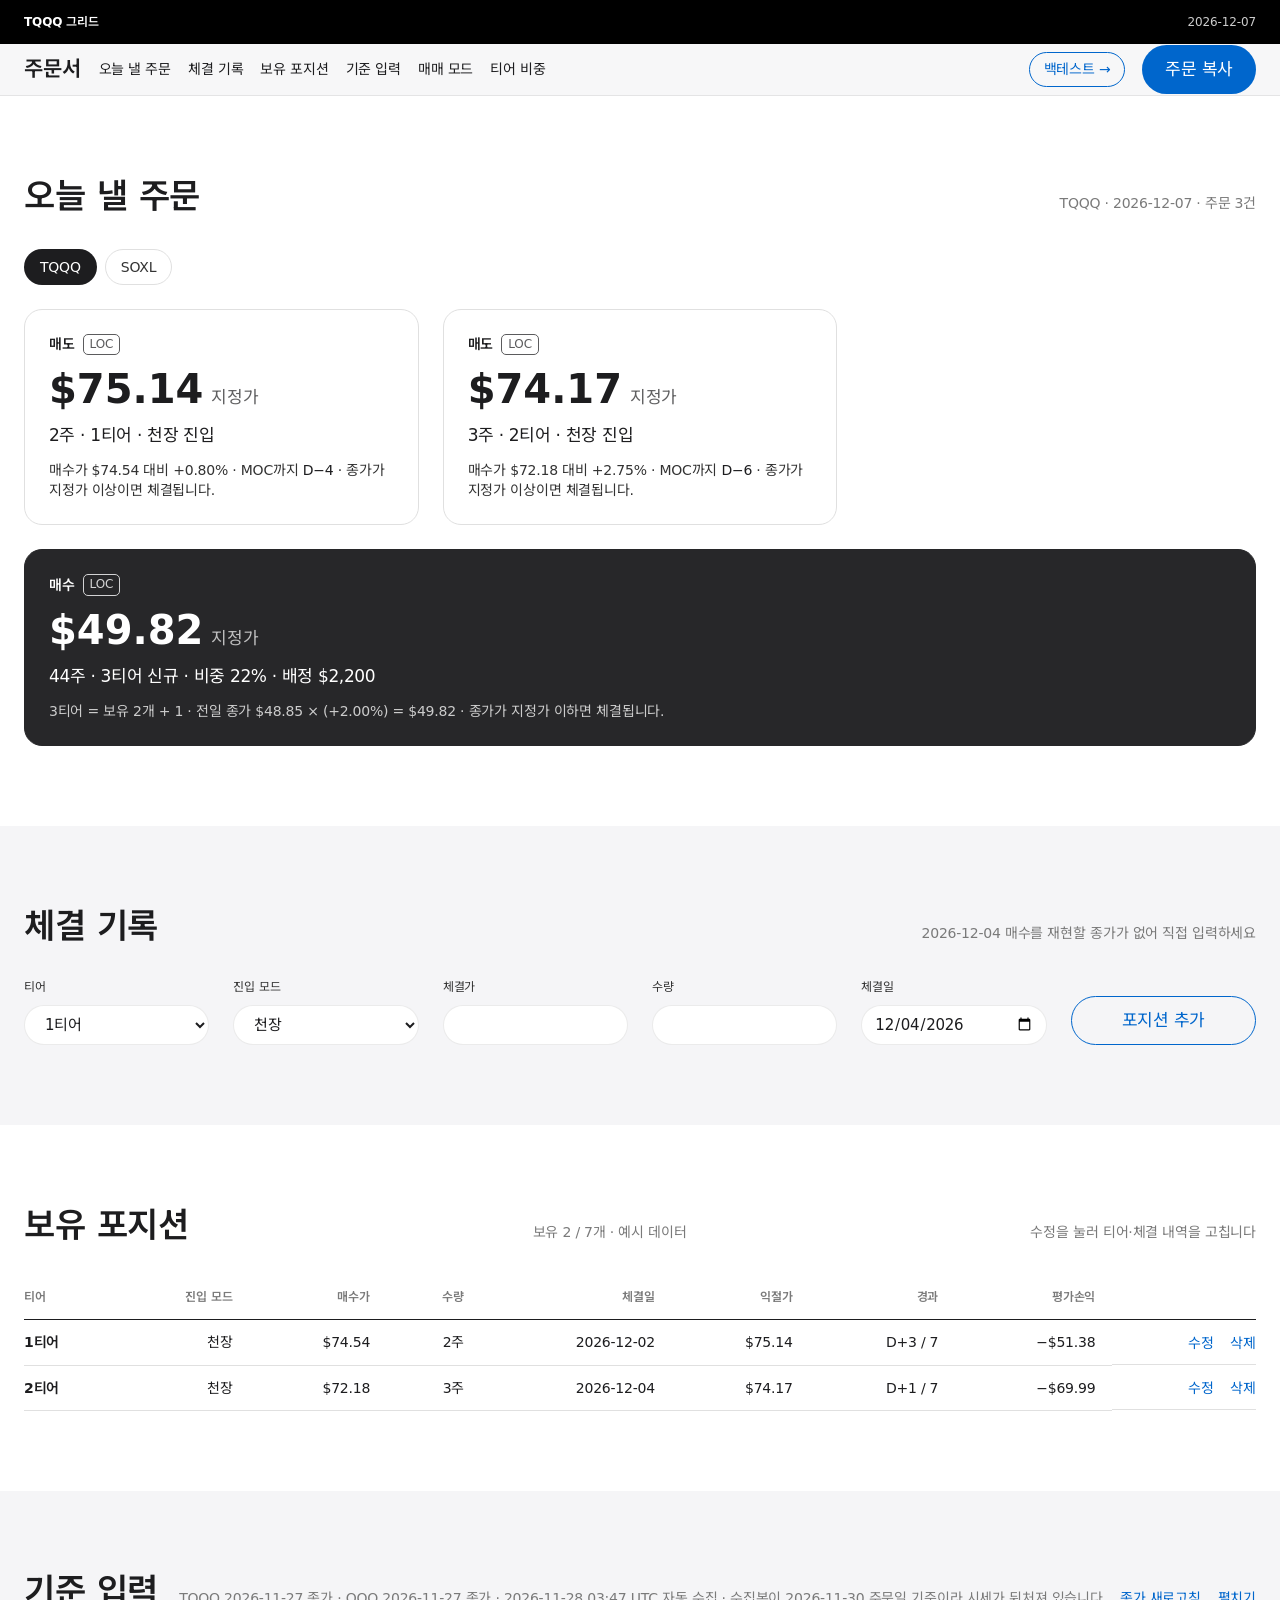
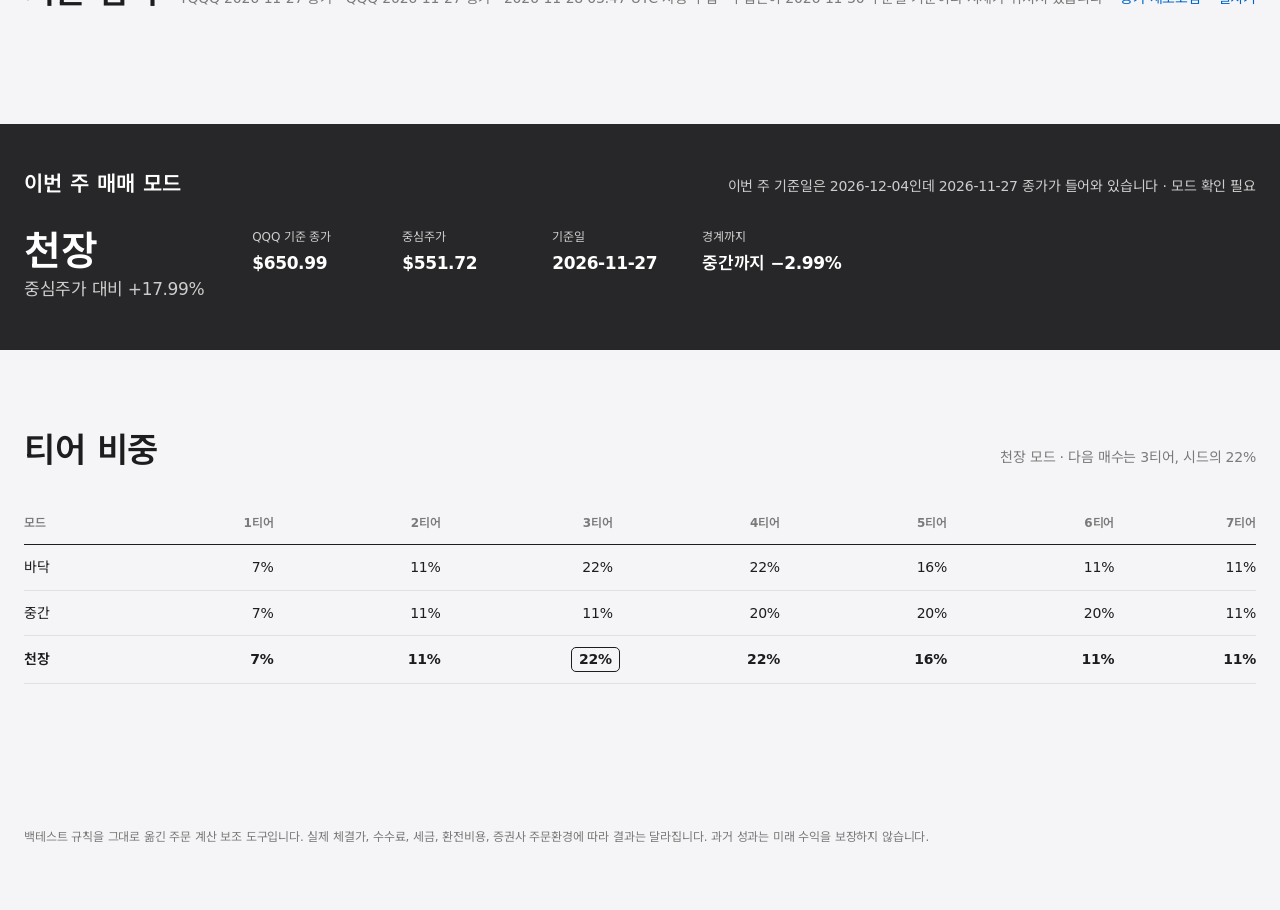
<file: index.html>
<!doctype html>
<html lang="ko">
<head>
<meta charset="utf-8">
<meta name="viewport" content="width=device-width, initial-scale=1, viewport-fit=cover">
<meta name="description" content="QQQ 중심주가로 매매 모드를 판정하고 그날 낼 TQQQ LOC·MOC 주문을 계산하는 주문서.">
<meta name="color-scheme" content="light">
<style>
:root{color-scheme:light;
  padding-top:env(safe-area-inset-top,0px);
  padding-bottom:env(safe-area-inset-bottom,0px)}
html,body{margin:0}
img{max-width:100%}
[hidden]{display:none!important}
</style>
<title>TQQQ 그리드 주문서</title>
<link rel="preconnect" href="https://fonts.googleapis.com">
<link rel="preconnect" href="https://fonts.gstatic.com" crossorigin>
<link rel="stylesheet" href="https://fonts.googleapis.com/css2?family=Inter:wght@300;400;600;700&family=Noto+Sans+KR:wght@300;400;600;700&display=swap">
<link rel="stylesheet" href="assets/site.css?v=6">
</head>
<body>
<div class="navstack">
  <nav class="global-nav">
    <span class="mark">TQQQ 그리드</span>
    <span class="spacer"></span>
    <span class="navdate" id="nav-date"></span>
  </nav>
  <div class="sub-nav">
    <span class="cat">주문서</span>
    <span class="links">
      <a href="#orders">오늘 낼 주문</a>
      <a href="#fills">체결 기록</a>
      <a href="#positions">보유 포지션</a>
      <a href="#inputs">기준 입력</a>
      <a href="#mode">매매 모드</a>
      <a href="#weights">티어 비중</a>
    </span>
    <a class="navswitch" href="backtest.html" id="nav-bt">백테스트 →</a>
    <button class="btn-primary" id="btn-copy" type="button">주문 복사</button>
  </div>
</div>

<!-- 오늘 낼 주문 -->
<section class="tile tile-light" id="orders">
  <div class="inner">
    <div class="sec-head">
      <h2>오늘 낼 주문</h2>
      <span class="meta" id="order-meta"></span>
    </div>
    <div class="seg" id="tickers" role="group" aria-label="종목 선택"></div>
    <div class="orders" id="order-cards"></div>
  </div>
</section>

<!-- 체결 기록 -->
<section class="tile tile-parchment" id="fills">
  <div class="inner">
    <div class="sec-head">
      <h2>체결 기록</h2>
      <span class="meta" id="fill-meta">LOC가 체결되면 실제 체결가로 입력하세요</span>
    </div>
    <div class="formgrid">
      <div class="field">
        <label for="a-tier">티어</label>
        <select id="a-tier"></select>
      </div>
      <div class="field">
        <label for="a-mode">진입 모드</label>
        <select id="a-mode">
          <option value="bottom">바닥</option>
          <option value="middle">중간</option>
          <option value="top">천장</option>
        </select>
      </div>
      <div class="field">
        <label for="a-price">체결가</label>
        <input type="number" id="a-price" step="0.01" min="0" inputmode="decimal">
      </div>
      <div class="field">
        <label for="a-qty">수량</label>
        <input type="number" id="a-qty" step="1" min="1" inputmode="numeric">
      </div>
      <div class="field">
        <label for="a-date">체결일</label>
        <input type="date" id="a-date">
      </div>
      <div class="field" style="justify-content:flex-end">
        <button class="btn-ghost" id="btn-add" type="button">포지션 추가</button>
      </div>
    </div>
  </div>
</section>

<!-- 보유 포지션 -->
<section class="tile tile-light" id="positions">
  <div class="inner">
    <div class="sec-head">
      <h2>보유 포지션</h2>
      <span class="meta" id="pos-meta"></span>
      <span class="meta">수정을 눌러 티어·체결 내역을 고칩니다</span>
    </div>
    <div class="tblwrap">
      <table class="postable">
        <thead><tr>
          <th>티어</th><th>진입 모드</th><th>매수가</th><th>수량</th><th>체결일</th>
          <th>익절가</th><th>경과</th><th>평가손익</th><th></th>
        </tr></thead>
        <tbody id="pos-body"></tbody>
      </table>
    </div>
    <p class="empty" id="pos-empty" hidden>보유 포지션이 없습니다. 1티어부터 매수합니다.</p>
  </div>
</section>

<!-- 기준 입력 -->
<section class="tile tile-parchment" id="inputs">
  <div class="inner">
    <div class="sec-head">
      <h2>기준 입력</h2>
      <span class="meta" id="feed-meta">직전 완료 주의 마지막 QQQ 종가가 이번 주 모드를 확정합니다</span>
      <button class="link-btn" id="btn-reload" type="button">종가 새로고침</button>
      <button class="link-btn strong" id="btn-inputs" type="button"
              aria-expanded="false" aria-controls="inputs-body">펼치기</button>
    </div>
    <div class="formgrid" id="inputs-body" hidden>
      <div class="field">
        <label for="f-date">주문일</label>
        <input type="date" id="f-date">
      </div>
      <div class="field">
        <label for="f-prev"><span id="lbl-prev">TQQQ</span> 전일 종가</label>
        <input type="number" id="f-prev" step="0.01" min="0" inputmode="decimal">
      </div>
      <div class="field">
        <label for="f-qqqd">QQQ 기준일</label>
        <input type="date" id="f-qqqd">
      </div>
      <div class="field">
        <label for="f-qqq">QQQ 기준 종가</label>
        <input type="number" id="f-qqq" step="0.01" min="0" inputmode="decimal">
      </div>
      <div class="field">
        <label for="f-seed">운용 시드 · 실현손익 기준</label>
        <input type="number" id="f-seed" step="1" min="0" inputmode="decimal">
      </div>
    </div>
  </div>
</section>

<!-- 이번 주 매매 모드 — 표면이 모드를 말한다: 바닥 화이트 · 중간 파치먼트 · 천장 다크 -->
<section class="tile tile-compact tile-dark" id="mode">
  <div class="inner">
    <div class="sec-head">
      <h2 class="sub">이번 주 매매 모드</h2>
      <span class="meta" id="mode-meta"></span>
    </div>
    <div class="moderow">
      <div class="modeside">
        <p class="modeword" id="mode-word">천장</p>
        <p class="devline" id="mode-dev"></p>
      </div>
      <dl class="facts" id="mode-facts"></dl>
    </div>
  </div>
</section>

<!-- 티어 비중 -->
<section class="tile tile-parchment" id="weights">
  <div class="inner">
    <div class="sec-head">
      <h2>티어 비중</h2>
      <span class="meta" id="weight-meta"></span>
    </div>
    <div class="tblwrap">
      <table class="wtable">
        <thead><tr id="weight-head"></tr></thead>
        <tbody id="weight-body"></tbody>
      </table>
    </div>
  </div>
</section>

<footer class="footer">
  <div class="inner">
    <p class="legal">
      백테스트 규칙을 그대로 옮긴 주문 계산 보조 도구입니다. 실제 체결가, 수수료, 세금, 환전비용, 증권사 주문환경에 따라 결과는 달라집니다. 과거 성과는 미래 수익을 보장하지 않습니다.
    </p>
  </div>
</footer>
<div class="toast" id="toast"></div>

<script>
(function(){
'use strict';

/* ── 전략 상수 (engine.py와 동일) ────────────────────────── */
/* 종목별 격자 파라미터. 모드 판정(QQQ 중심주가)은 종목과 무관하므로
   티어 비중과 매수 제한 규칙은 공통이고 매수폭·익절폭·MOC 만 갈린다. */
var PARAMS = {
  tqqq:{
    bottom:{ ko:'바닥', buy:0.050, tp:0.1100, moc:50, w:[.07,.11,.22,.22,.16,.11,.11] },
    middle:{ ko:'중간', buy:0.015, tp:0.0125, moc:50, w:[.07,.11,.11,.20,.20,.20,.11] },
    top:   { ko:'천장', buy:0.020, tp:0.0275, moc:7,  w:[.07,.11,.22,.22,.16,.11,.11],
             buy1:-0.0165, tp1:0.008 }
  },
  soxl:{
    bottom:{ ko:'바닥', buy:0.040, tp:0.0400, moc:50, w:[.07,.11,.22,.22,.16,.11,.11] },
    middle:{ ko:'중간', buy:0.020, tp:0.0050, moc:50, w:[.07,.11,.11,.20,.20,.20,.11] },
    top:   { ko:'천장', buy:0.020, tp:0.0250, moc:7,  w:[.07,.11,.22,.22,.16,.11,.11],
             buy1:-0.0070, tp1:0.008 }
  }
};
var TICKERS = ['tqqq','soxl'];
var TNAME = { tqqq:'TQQQ', soxl:'SOXL' };
var P = PARAMS.tqqq;                    // 현재 종목 파라미터
/* 모드는 표면으로 말한다 — 바닥 화이트 · 중간 파치먼트 · 천장 다크 */
var SURFACE = { bottom:'tile-light', middle:'tile-parchment', top:'tile-dark' };
var MAX_TIER = 7;

/* NYSE 휴장일 2025–2030 */
var HOLIDAYS = new Set([
 '2025-01-01','2025-01-09','2025-01-20','2025-02-17','2025-04-18','2025-05-26',
 '2025-06-19','2025-07-04','2025-09-01','2025-11-27','2025-12-25',
 '2026-01-01','2026-01-19','2026-02-16','2026-04-03','2026-05-25','2026-06-19',
 '2026-07-03','2026-09-07','2026-11-26','2026-12-25',
 '2027-01-01','2027-01-18','2027-02-15','2027-03-26','2027-05-31','2027-06-18',
 '2027-07-05','2027-09-06','2027-11-25','2027-12-24',
 '2028-01-17','2028-02-21','2028-04-14','2028-05-29','2028-06-19','2028-07-04',
 '2028-09-04','2028-11-23','2028-12-25',
 '2029-01-01','2029-01-15','2029-02-19','2029-03-30','2029-05-28','2029-06-19',
 '2029-07-04','2029-09-03','2029-11-22','2029-12-25',
 '2030-01-01','2030-01-21','2030-02-18','2030-04-19','2030-05-27','2030-06-19',
 '2030-07-04','2030-09-02','2030-11-28','2030-12-25'
]);

/* ── 유틸 ────────────────────────────────────────────────── */
function iso(d){ return d.toISOString().slice(0,10); }
function parseISO(s){ var p=(s||'').split('-'); return new Date(Date.UTC(+p[0],+p[1]-1,+p[2])); }
function isTradingDay(d){ var w=d.getUTCDay();
  return w!==0 && w!==6 && !HOLIDAYS.has(iso(d)); }
function nextTradingDay(d){ var x=new Date(d.getTime());
  while(!isTradingDay(x)) x.setUTCDate(x.getUTCDate()+1); return x; }
function backTradingDays(d,n){ var x=new Date(d.getTime());
  while(n>0){ x.setUTCDate(x.getUTCDate()-1); if(isTradingDay(x)) n--; } return x; }
/* 브라우저 시간대와 무관하게 미 동부(ET) 기준 날짜/시각을 읽는다. */
function etNow(){
  try{
    var parts=new Intl.DateTimeFormat('en-US',{ timeZone:'America/New_York', hour12:false,
      year:'numeric', month:'2-digit', day:'2-digit', hour:'2-digit' }).formatToParts(new Date());
    var o={}; parts.forEach(function(x){ o[x.type]=x.value; });
    if(o.year&&o.month&&o.day) return { date:o.year+'-'+o.month+'-'+o.day, hour:(+o.hour)%24 };
  }catch(e){}
  var d=new Date();                       // Intl 미지원이면 UTC로 대체
  return { date:iso(d), hour:d.getUTCHours() };
}
/* 주문 대상 거래일 — 정규장 마감(16:00 ET) 전이면 그날, 마감 뒤면 다음 거래일. */
function currentOrderDate(){
  var e=etNow(), d=parseISO(e.date);
  if(isTradingDay(d) && e.hour<16) return iso(d);
  var x=new Date(d.getTime()); x.setUTCDate(x.getUTCDate()+1);
  return iso(nextTradingDay(x));
}
/* 이번 주 모드 기준일 — 주문일이 속한 주의 월요일 직전 마지막 거래일.
   (수집기 scripts/fetch_prices.py 의 week_start/cutoff 규칙과 같다.) */
function weekRefDate(orderISO){
  var d=parseISO(orderISO);
  if(!orderISO||isNaN(d.getTime())) return null;
  var x=new Date(d.getTime());
  x.setUTCDate(x.getUTCDate()-((x.getUTCDay()+6)%7));       // 그 주 월요일
  do { x.setUTCDate(x.getUTCDate()-1); } while(!isTradingDay(x));
  return iso(x);
}
function elapsed(fromISO,toISO){
  if(!fromISO||!toISO) return 0;
  var a=parseISO(fromISO), b=parseISO(toISO), n=0;
  if(!(b>a)) return 0;
  var x=new Date(a.getTime());
  for(;;){ x.setUTCDate(x.getUTCDate()+1); if(x>b) break; if(isTradingDay(x)) n++; }
  return n;
}
function round8(x){ return Math.round(x*1e8)/1e8; }
function floorCent(x){ return Math.floor(round8(x)*100+1e-9)/100; }
function ceilCent(x){ return Math.ceil(round8(x)*100-1e-9)/100; }
function usd(x,dp){ dp=(dp==null?2:dp);
  return '$'+Number(x).toLocaleString('en-US',{minimumFractionDigits:dp,maximumFractionDigits:dp}); }
function pct(x,dp){ dp=(dp==null?2:dp); return (x>=0?'+':'−')+Math.abs(x*100).toFixed(dp)+'%'; }
function qtyf(x){ return Number(x).toLocaleString('en-US'); }
function esc(s){ return String(s).replace(/[&<>"]/g,function(c){
  return ({'&':'&amp;','<':'&lt;','>':'&gt;','"':'&quot;'})[c]; }); }

function centerPrice(d){ var x=(d.getUTCFullYear()-2016)*12+d.getUTCMonth();
  return 100.31*Math.pow(1.0132,x); }
function modeOf(dev){ return dev<0.05?'bottom':(dev<=0.15?'middle':'top'); }
function tpRateOf(m,t){ return (m==='top'&&t===1)?P.top.tp1:P[m].tp; }
function buyRateOf(m,t){ return (m==='top'&&t===1)?P.top.buy1:P[m].buy; }

/* ── 상태 ────────────────────────────────────────────────── */
var today = parseISO(currentOrderDate());
function emptyBook(){ return { prevClose:0, seed:10000, positions:[], closed:[], seeded:false }; }

/* 활성 종목의 장부는 state 에 펼쳐 두고, 나머지는 state.books 에 보관한다.
   전일 종가·시드·포지션은 종목마다 따로, 주문일과 QQQ 기준값은 공통이다. */
var state = {
  ticker: 'tqqq',
  orderDate: iso(today),
  prevClose: 73.06,
  qqqDate: '2026-08-11',
  qqqClose: 718.45,
  seed: 10000,
  positions: [
    { id:'ex1', tier:1, mode:'top', price:74.54, qty:2, date:iso(backTradingDays(today,3)) },
    { id:'ex2', tier:2, mode:'top', price:72.18, qty:3, date:iso(backTradingDays(today,1)) }
  ],
  closed: [],
  seeded: true,
  books: { soxl: emptyBook() }
};
function liveBook(){
  return { prevClose:state.prevClose, seed:state.seed,
           positions:state.positions, closed:state.closed, seeded:state.seeded };
}

/* 티어 = 전일 보유 개수 + 1 (방법론 §4.1, engine.py). 낮은 티어가 먼저 청산되면
   같은 티어 번호가 둘 이상 보유될 수 있다 — 엔진도 그렇게 동작한다.
   티어 번호는 비중과 천장 1티어 매수·익절률을 고르는 데만 쓴다. */
var idSeq=0;
function newId(){ return 'p'+Date.now().toString(36)+'-'+(++idSeq).toString(36); }
function nextTier(){
  var n=state.positions.length;
  return n<MAX_TIER ? n+1 : null;                // 7개 보유면 만재
}
function byTier(a,b){ return a.tier-b.tier || ((a.date||'')<(b.date||'')?-1:(a.date||'')>(b.date||'')?1:0); }
/* 저장본·수기 입력이 섞여도 티어는 1~7, 보유는 최대 7개로 정돈한다. */
function normalizePositions(list){
  var seen={}, out=[];
  (list||[]).forEach(function(p){
    if(!p||typeof p!=='object'||out.length>=MAX_TIER) return;   // 7개를 넘으면 버린다
    if(!p.id||seen[p.id]) p.id=newId();       // 행을 하나씩 다루려면 id가 겹치면 안 된다
    seen[p.id]=true;
    var t=Math.floor(+p.tier);
    p.tier=(t>=1&&t<=MAX_TIER)?t:out.length+1;
    out.push(p);
  });
  return out.sort(byTier);
}
/* 청산 기록 — 전일 매수 재현에 '어제 장 시작 때 보유분'이 필요해서 남긴다.
   어제 익절·MOC로 나간 포지션도 어제 매수의 티어·§6.1·§6.3 판정에 들어간다. */
function normalizeClosed(list){
  return (Array.isArray(list)?list:[]).filter(function(c){
    return c && c.date && c.exit && P[c.mode] && c.price>0 && c.tier>=1 && c.tier<=MAX_TIER;
  }).slice(-20);
}

/* ── 저장 ────────────────────────────────────────────────── */
var db=null, saveTimer=null, inflight=false, again=false;
function persistable(){
  var books={};
  TICKERS.forEach(function(tk){
    var b = (tk===state.ticker) ? liveBook() : (state.books[tk]||emptyBook());
    books[tk] = { prevClose:b.prevClose, seed:b.seed, positions:b.positions,
                  closed:b.closed||[], seeded:false };
  });
  return { v:2, ticker:state.ticker, orderDate:state.orderDate,
           qqqDate:state.qqqDate, qqqClose:state.qqqClose, books:books };
}
function adopt(d){
  if(!d||typeof d!=='object') return;
  // 저장된 주문일이 이미 지난 날짜면 버리고 오늘 기준으로 다시 잡는다
  if(d.orderDate && d.orderDate>=currentOrderDate()) state.orderDate=d.orderDate;
  if(d.qqqDate) state.qqqDate=d.qqqDate;
  if(d.qqqClose!=null) state.qqqClose=+d.qqqClose;

  // v1 저장본은 종목 구분이 없었다 — 통째로 TQQQ 장부로 넘긴다
  var books = d.books || { tqqq:{ prevClose:d.prevClose, seed:d.seed, positions:d.positions } };
  var tk = (d.ticker && PARAMS[d.ticker]) ? d.ticker : 'tqqq';
  state.ticker=tk; P=PARAMS[tk]; state.books={};
  TICKERS.forEach(function(k){
    var b=books[k]||{};
    var book={ prevClose:(b.prevClose!=null?+b.prevClose:0),
               seed:(b.seed!=null?+b.seed:10000),
               positions:normalizePositions(b.positions),
               closed:normalizeClosed(b.closed),
               seeded:false };
    if(k===tk){
      state.prevClose=book.prevClose; state.seed=book.seed;
      state.positions=book.positions; state.closed=book.closed; state.seeded=false;
    } else state.books[k]=book;
  });
}
function save(){
  try{ localStorage.setItem('tqqq-grid-book', JSON.stringify(persistable())); }catch(e){}
  if(saveTimer) clearTimeout(saveTimer);
  saveTimer=setTimeout(function(){
    if(!db) return;
    if(inflight){ again=true; return; }
    inflight=true;
    db.doc('book/state').set(persistable())['catch'](function(){})
      .then(function(){ inflight=false; if(again){ again=false; save(); } });
  },700);
}
(function(){
  var local=null;
  try{ var s=localStorage.getItem('tqqq-grid-book'); if(s) local=JSON.parse(s); }catch(e){}
  if(local) adopt(local);
  if(!window.claude||!window.claude.use) return;
  window.claude.use('db').then(function(d){
    if(!d) return;
    db=d;
    return d.doc('book/state').get().then(function(snap){
      if(snap&&snap.exists){ adopt(snap.data()); markTicker(); syncInputs(); render(); }
      else if(local){ save(); }
    });
  })['catch'](function(){});
})();

/* ── 종가 자동 수집본 로드 ──────────────────────────────────
   GitHub Actions가 매 거래일 장 마감 후 data/prices.json 을 갱신한다.
   시세는 항상 수집본을 따르고, 시드와 포지션은 사용자 값을 유지한다. */
function utcLabel(s){
  var d=new Date(s);
  if(isNaN(d.getTime())) return s;
  function p(n){ return (n<10?'0':'')+n; }
  return d.getUTCFullYear()+'-'+p(d.getUTCMonth()+1)+'-'+p(d.getUTCDate())+' '+
         p(d.getUTCHours())+':'+p(d.getUTCMinutes())+' UTC';
}
function setPrev(tk,v){
  if(!(v>0)) return;
  if(tk===state.ticker){ state.prevClose=v; return; }
  if(!state.books[tk]) state.books[tk]=emptyBook();
  state.books[tk].prevClose=v;
}
function applyFeed(d){
  if(!d||!d.tqqq||!d.qqq_week) throw new Error('bad feed');
  setPrev('tqqq', +d.tqqq.close);
  if(d.soxl) setPrev('soxl', +d.soxl.close);
  state.qqqClose=+d.qqq_week.close;
  state.qqqDate=d.qqq_week.date;
  if(d.order_date && d.order_date>state.orderDate){
    state.orderDate=d.order_date;
  }
  lastFeed=d;
  syncInputs(); render(); feedMeta();
}
/* 수집 문구는 보고 있는 종목 기준으로 쓴다 — 종목을 바꾸면 다시 그린다 */
var lastFeed=null;
function feedMeta(){
  var d=lastFeed; if(!d) return;
  var mine=d[state.ticker];
  $('feed-meta').textContent =
    (mine ? TNAME[state.ticker]+' '+mine.date+' 종가'
          : TNAME[state.ticker]+' 종가가 수집본에 없습니다 — 직접 입력하세요')+
    ' · QQQ '+d.qqq_week.date+' 종가 · '+
    utcLabel(d.updated)+' 자동 수집'+(d.partial?' · 장중 시세이니 주의하세요':'')+
    ((d.order_date&&d.order_date<state.orderDate)
      ? ' · 수집본이 '+d.order_date+' 주문일 기준이라 시세가 뒤처져 있습니다'
      : '');
}
function loadFeed(manual){
  if(typeof fetch!=='function') return;
  fetch('data/prices.json?t='+Date.now(),{cache:'no-store'})
    .then(function(r){ if(!r.ok) throw new Error(r.status); return r.json(); })
    .then(function(d){ applyFeed(d); if(manual) toast('종가를 불러왔습니다'); })
    ['catch'](function(){
      $('feed-meta').textContent='종가를 불러오지 못했습니다. 아래 값을 직접 입력하세요.';
      setInputsOpen(true);
      if(manual) toast('종가를 불러오지 못했습니다');
    });
}

/* ── 전일 매수 재현 ─────────────────────────────────────────
   체결 기록은 전일 LOC 매수가 체결됐다고 보고 미리 채운다. 전전일 종가로
   어제 지정가·수량을 다시 계산하고, 체결가는 어제 종가(LOC 체결가)로 둔다. */
var hist=null;                            // data/history.json — { dates, tqqq, soxl, qqq }
function histClose(key,d){
  if(!hist||!hist.idx||!(d in hist.idx)) return null;
  var v=hist[key]&&hist[key][hist.idx[d]];
  return v>0?+v:null;
}
function loadHistory(){
  if(typeof fetch!=='function') return;
  fetch('data/history.json',{cache:'no-cache'})
    .then(function(r){ if(!r.ok) throw new Error(r.status); return r.json(); })
    .then(function(d){
      d.idx={}; (d.dates||[]).forEach(function(x,i){ d.idx[x]=i; });
      hist=d; render();
    })['catch'](function(){});
}
/* 지운 포지션의 청산일 — 엔진 규칙(매수 다음날~MOC 전날 종가 ≥ 익절가면 익절,
   보유 거래일이 MOC 기간에 닿으면 MOC)을 종가 시계열에 그대로 적용한다.
   규칙상 아직 청산되지 않았으면 null — 입력 실수를 지운 것으로 본다. */
function exitDate(p){
  if(!hist||!hist.idx||!(p.date in hist.idx)) return undefined;   // 판정 불가
  var i=hist.idx[p.date], s=hist[state.ticker]||[], k,
      tp=ceilCent(p.price*(1+tpRateOf(p.mode,p.tier))), moc=P[p.mode].moc;
  for(k=i+1;k<hist.dates.length;k++){
    if(k-i>=moc || s[k]>=tp) return hist.dates[k];
  }
  // 시계열이 직전 거래일까지 오지 않았으면 '아직 보유'라고 단정하지 않는다
  return hist.dates[hist.dates.length-1]>=fillDate() ? null : undefined;
}
function logClosed(p){
  if(state.seeded||!p||!p.date) return;
  var ex=exitDate(p);
  if(ex===null) return;                       // 규칙상 보유 중 — 청산이 아니라 정정
  if(ex===undefined) ex=fillDate();           // 시계열이 없으면 직전 거래일에 청산된 것으로 본다
  if(!ex) return;
  var keep=iso(backTradingDays(parseISO(state.orderDate),10));
  state.closed=state.closed.filter(function(c){ return c.exit>=keep; });
  state.closed.push({ tier:p.tier, mode:p.mode, price:p.price, qty:p.qty, date:p.date, exit:ex });
  state.closed=state.closed.slice(-20);
}
/* 종가는 장 마감 뒤에야 들어오므로 체결일은 언제나 주문일의 전 영업일이다 */
function fillDate(){
  var od=parseISO(state.orderDate);
  return isNaN(od.getTime())?'':iso(backTradingDays(od,1));
}
function yesterdayFill(){
  var y=fillDate();
  if(!y) return null;
  var y2=iso(backTradingDays(parseISO(y),1));

  // 예시 장부는 비어 있는 것으로 본다
  var book=state.seeded?[]:state.positions;
  if(book.some(function(p){ return p.date===y; }))
    return { y:y, done:true };

  var c1=histClose(state.ticker,y)||(state.prevClose>0?state.prevClose:null);   // 어제 종가 = 체결가
  var c2=histClose(state.ticker,y2);                                     // 전전일 종가 = 어제 지정가 기준
  var ref=weekRefDate(y);
  var qc=(ref===state.qqqDate&&state.qqqClose>0)?state.qqqClose:histClose('qqq',ref);
  if(!(c1>0)||!(c2>0)||!(qc>0)) return { y:y, nodata:true };

  var mode=modeOf(qc/centerPrice(parseISO(ref))-1);
  // 어제 장 시작 때 보유분 = 지금 남은 포지션 + 어제(이후) 청산돼 지운 포지션
  var held=book.filter(function(p){ return p.date && p.date<y; });
  if(!state.seeded) held=held.concat(state.closed.filter(function(c){ return c.date<y && c.exit>=y; }));
  if(held.length>=MAX_TIER) return { y:y, none:true };
  var tier=held.length+1;                       // §4.1 전일 보유 개수 + 1
  // §6.3 천장 모드 MOC 당일에는 신규 매수를 내지 않았다
  if(mode==='top' && held.some(function(p){ return elapsed(p.date,y)>=P[p.mode].moc; }))
    return { y:y, none:true };

  var limit=floorCent(c2*(1+buyRateOf(mode,tier)));
  if((mode==='bottom'||mode==='top') && held.length){
    var minTp=Math.min.apply(null, held.map(function(p){
      return ceilCent(p.price*(1+tpRateOf(p.mode,p.tier))); }));
    if(minTp-0.01<limit) limit=round8(minTp-0.01);
  }
  var q=limit>0?Math.floor(state.seed*P[mode].w[tier-1]/limit):0;
  if(q<1) return { y:y, none:true };
  return { y:y, tier:tier, mode:mode, limit:limit, price:c1, qty:q, filled:c1<=limit };
}
var fillTouched=false;                    // 체결가·수량·체결일을 손으로 고쳤으면 덮어쓰지 않는다
function applyFill(){
  var f=yesterdayFill(), m=$('fill-meta');
  if(!f){ m.textContent='LOC가 체결되면 실제 체결가로 입력하세요'; return null; }
  if(!fillTouched){
    var ok=(f.qty>0);
    $('a-price').value=ok?f.price:'';
    $('a-qty').value=ok?f.qty:'';
    $('a-date').value=f.y;
  }
  m.textContent = f.done ? f.y+' 체결분은 이미 보유 포지션에 있습니다'
    : f.nodata ? f.y+' 매수를 재현할 종가가 없어 직접 입력하세요'
    : f.none ? f.y+'에는 낼 매수 주문이 없었습니다'
    : f.y+' '+P[f.mode].ko+' '+f.tier+'티어 LOC '+usd(f.limit)+' × '+qtyf(f.qty)+'주 → 종가 '+
      usd(f.price)+' 체결 가정'+
      (f.filled?'':' · 종가가 지정가보다 높아 실제로는 미체결일 수 있습니다');
  return f.qty>0?f:null;
}

/* ── 계산 ────────────────────────────────────────────────── */
function compute(){
  var qd = state.qqqDate?parseISO(state.qqqDate):null;
  var center = (qd && !isNaN(qd.getTime()))?centerPrice(qd):null;
  var dev = (center && state.qqqClose>0)?(state.qqqClose/center-1):null;
  var mode = (dev==null)?null:modeOf(dev);
  var od = state.orderDate;

  var list = state.positions.map(function(p){
    var n = elapsed(p.date, od), mocN = P[p.mode].moc;
    return { p:p, n:n, mocN:mocN, tp:ceilCent(p.price*(1+tpRateOf(p.mode,p.tier))), due:n>=mocN };
  });

  var orders=[];
  list.forEach(function(it){ if(it.due) orders.push({
    k:'moc', word:'매도', type:'MOC', head:'종가 강제청산', qty:it.p.qty,
    tier:it.p.tier, mode:it.p.mode,
    why:'보유 <em>'+it.n+'거래일</em> — '+P[it.p.mode].ko+' 모드 '+it.mocN+
        '거래일 만기입니다. 같은 날 다른 주문보다 우선합니다.' }); });

  list.forEach(function(it){ if(!it.due && it.n>=1) orders.push({
    k:'sell', word:'매도', type:'LOC', price:it.tp, qty:it.p.qty,
    tier:it.p.tier, mode:it.p.mode,
    why:'매수가 '+usd(it.p.price)+' 대비 '+pct(tpRateOf(it.p.mode,it.p.tier))+
        ' · MOC까지 <em>D−'+(it.mocN-it.n)+'</em> · 종가가 지정가 이상이면 체결됩니다.' }); });

  var buy=null, tier=nextTier();
  if(mode){
    if(tier==null){
      buy={ k:'halt', head:'신규 매수 없음',
        why:'포지션 7개를 모두 보유 중입니다. 익절이나 MOC로 보유가 줄어들 때까지 신규 매수를 내지 않습니다.' };
    } else if(mode==='top' && list.some(function(it){return it.due;})){
      buy={ k:'halt', head:'신규 매수 없음',
        why:'천장 모드에서 당일 MOC 강제청산 예정 포지션이 있습니다. 방법론 §6.3에 따라 신규 매수를 내지 않습니다.' };
    } else if(!(state.prevClose>0)){
      buy={ k:'halt', head:'신규 매수 없음',
        why:TNAME[state.ticker]+' 전일 종가가 없습니다. 종가를 새로고침하거나 직접 입력하세요.' };
    } else {
      var rate=buyRateOf(mode,tier);
      var base=floorCent(state.prevClose*(1+rate));
      var limit=base, capped=false, capFrom=null;
      if((mode==='bottom'||mode==='top') && list.length){
        var minTp=Math.min.apply(null, list.map(function(it){return it.tp;}));
        if(minTp-0.01 < limit){ limit=round8(minTp-0.01); capped=true; capFrom=minTp; }
      }
      var weight=P[mode].w[tier-1], alloc=state.seed*weight;
      var q = limit>0?Math.floor(alloc/limit):0;
      if(q<1){
        buy={ k:'halt', head:'신규 매수 없음',
          why:'배정금액 '+usd(alloc,0)+'로는 지정가 '+usd(limit)+'에서 1주도 매수할 수 없습니다. 운용 시드를 확인하세요.' };
      } else {
        var why=tier+'티어 = 보유 '+list.length+'개 + 1 · '+
                '전일 종가 '+usd(state.prevClose)+' × ('+pct(rate)+') = '+usd(base);
        if(capped) why+=' → 보유 최저 익절가 '+usd(capFrom)+' − $0.01로 <em>하향</em>';
        why+=' · 종가가 지정가 이하면 체결됩니다.';
        buy={ k:'buy', word:'매수', type:'LOC', price:limit, qty:q, tier:tier, mode:mode,
              alloc:alloc, weight:weight, why:why };
      }
    }
  }
  if(buy) orders.push(buy);
  return { center:center, dev:dev, mode:mode, list:list, orders:orders };
}

/* ── 렌더 ────────────────────────────────────────────────── */
var $=function(id){ return document.getElementById(id); };
var modeTouched=false, tierTouched=false;
var editId=null, focusEdit=false;      // '수정'을 누른 행과 첫 칸 포커스

function render(){
  var c=compute();
  var dark=(c.mode==='top'||!c.mode);

  $('mode').className='tile tile-compact '+(c.mode?SURFACE[c.mode]:'tile-dark-3');
  $('inputs').className='tile '+(c.mode==='middle'?'tile-light':'tile-parchment');
  $('weights').className='tile '+(c.mode==='middle'?'tile-light':'tile-parchment');
  $('nav-date').textContent=state.orderDate;
  // 백테스트로 넘어갈 때 지금 시드를 들고 간다
  $('nav-bt').href='backtest.html?t='+state.ticker+'&seed='+state.seed;

  if(c.mode){
    $('mode-word').textContent=P[c.mode].ko;
    $('mode-dev').innerHTML='중심주가 대비 <span class="num">'+pct(c.dev)+'</span>';
    $('mode-dev').className='devline '+(dark?'on-dark-muted':'muted');
    var edge = c.mode==='bottom' ? '중간 경계까지 '+pct(0.05-c.dev)
             : c.mode==='middle' ? '바닥 '+pct(0.05-c.dev)+' · 천장 '+pct(0.15-c.dev)
             : '중간까지 '+pct(0.15-c.dev);
    $('mode-facts').innerHTML=
      f('QQQ 기준 종가', usd(state.qqqClose), dark)+
      f('중심주가', usd(c.center), dark)+
      f('기준일', state.qqqDate, dark)+
      f('경계까지', edge, dark);
    var ref=weekRefDate(state.orderDate);
    $('mode-meta').textContent = (!ref||state.qqqDate===ref)
      ? state.qqqDate+' 종가로 확정 · 이번 주 전체 적용'
      : '이번 주 기준일은 '+ref+'인데 '+state.qqqDate+' 종가가 들어와 있습니다 · 모드 확인 필요';
  } else {
    $('mode-word').textContent='미확정';
    $('mode-dev').innerHTML='QQQ 기준 종가와 기준일을 입력하세요';
    $('mode-dev').className='devline on-dark-muted';
    $('mode-facts').innerHTML='';
    $('mode-meta').textContent='';
  }
  renderWeights(c);

  /* 주문 */
  var wrap=$('order-cards'); wrap.innerHTML='';
  if(!c.orders.length){
    wrap.innerHTML='<p class="empty" style="grid-column:1/-1">오늘 낼 주문이 없습니다.</p>';
  } else {
    c.orders.forEach(function(o){ wrap.insertAdjacentHTML('beforeend', card(o)); });
  }
  var live=c.orders.filter(function(o){return o.k!=='halt';}).length;
  $('order-meta').textContent =
    TNAME[state.ticker]+' · '+state.orderDate+' · 주문 '+live+'건';

  /* 포지션 — 평소에는 읽기만 하고, '수정'을 누른 한 행만 입력 칸으로 바뀐다 */
  var tb=$('pos-body'); tb.innerHTML='';
  if(editId && !c.list.some(function(it){ return it.p.id===editId; })) editId=null;
  c.list.forEach(function(it){
    var p=it.p, on=(p.id===editId), mv=(state.prevClose-p.price)*p.qty;
    tb.insertAdjacentHTML('beforeend',
      '<tr'+(on?' class="row-edit"':'')+'>'+
      '<td data-l="티어">'+(on?cellTier(p):'<span class="tierlabel">'+p.tier+'티어</span>')+'</td>'+
      '<td data-l="진입 모드">'+(on?cellMode(p):P[p.mode].ko)+'</td>'+
      '<td data-l="매수가"'+(on?'':' class="n"')+'>'+
        (on?cellNum(p,'price',p.price,'0.01','0','decimal'):usd(p.price))+'</td>'+
      '<td data-l="수량"'+(on?'':' class="n"')+'>'+
        (on?cellNum(p,'qty',p.qty,'1','1','numeric'):qtyf(p.qty)+'주')+'</td>'+
      '<td data-l="체결일"'+(on?'':' class="n"')+'>'+(on?cellDate(p):p.date||'—')+'</td>'+
      '<td data-l="익절가" class="n">'+usd(it.tp)+'</td>'+
      '<td data-l="경과" class="n'+(it.due?' due-mark':'')+'">'+
        (it.due?'MOC 당일':('D+'+it.n+' / '+it.mocN))+'</td>'+
      '<td data-l="평가손익" class="n">'+(mv>=0?'+':'−')+usd(Math.abs(mv))+'</td>'+
      '<td class="act">'+(on
        ? '<button class="link-btn strong" type="button" data-save="'+esc(p.id)+'">저장</button>'+
          '<button class="link-btn" type="button" data-cancel="1">취소</button>'
        : '<button class="link-btn" type="button" data-edit-row="'+esc(p.id)+'">수정</button>'+
          '<button class="link-btn" type="button" data-del="'+esc(p.id)+'">삭제</button>')+'</td>'+
      '</tr>');
  });
  if(editId){                       // 수정에 막 들어왔다면 첫 칸에 커서를 둔다
    var first=tb.querySelectorAll('[data-edit]')[0];
    if(first && focusEdit){ first.focus(); focusEdit=false; }
  }
  $('pos-empty').hidden = c.list.length>0;
  $('pos-meta').textContent = '보유 '+c.list.length+' / '+MAX_TIER+'개'+(state.seeded?' · 예시 데이터':'');
  var af=applyFill();
  if(!modeTouched && (af||c.mode)) $('a-mode').value=af?af.mode:c.mode;
  syncTierOptions(af?af.tier:null);

  window.__c=c;
}
/* ── 표 안에서 바로 고치기 ──────────────────────────────────
   보유 포지션의 티어·모드·매수가·수량·체결일을 그 자리에서 고친다.
   값은 change(포커스를 떠나거나 Enter) 시점에만 반영해 타이핑 중에
   표가 다시 그려지지 않게 한다. */
function editAttr(p,f){
  return ' class="cell-in" data-edit="'+f+'" data-id="'+esc(p.id)+'"';
}
function cellTier(p){
  var h='', t;
  for(t=1;t<=MAX_TIER;t++)
    h+='<option value="'+t+'"'+(t===p.tier?' selected':'')+'>'+t+'티어</option>';
  return '<select'+editAttr(p,'tier')+' aria-label="티어">'+h+'</select>';
}
function cellMode(p){
  var h='';
  ['bottom','middle','top'].forEach(function(m){
    h+='<option value="'+m+'"'+(m===p.mode?' selected':'')+'>'+P[m].ko+'</option>'; });
  return '<select'+editAttr(p,'mode')+' aria-label="진입 모드">'+h+'</select>';
}
function cellNum(p,f,v,step,min,im){
  return '<input type="number"'+editAttr(p,f)+' step="'+step+'" min="'+min+'"'+
         ' inputmode="'+im+'" value="'+esc(v)+'" aria-label="'+(f==='price'?'매수가':'수량')+'">';
}
function cellDate(p){
  return '<input type="date"'+editAttr(p,'date')+' value="'+esc(p.date||'')+'" aria-label="체결일">';
}

/* 체결 기록의 티어 선택 — 손대기 전에는 다음 매수 티어(보유 개수 + 1)를
   미리 잡아 둔다. 같은 티어 번호가 이미 있어도 고를 수 있다(§4.1). */
function syncTierOptions(auto){
  /* 예시 장부는 첫 입력에 통째로 비워지므로 1티어부터 연다 */
  var sel=$('a-tier'), dflt=auto||(state.seeded?1:nextTier()),
      want=tierTouched?Math.floor(+sel.value):dflt, h='', t;
  if(!(want>=1&&want<=MAX_TIER)){ want=dflt; tierTouched=false; }
  for(t=1;t<=MAX_TIER;t++)
    h+='<option value="'+t+'"'+(t===want?' selected':'')+'>'+t+'티어</option>';
  sel.innerHTML=h;
  sel.value=(want==null?'':String(want));
  sel.disabled=(want==null);
}
function f(k,v,dark){
  return '<div><dt class="'+(dark?'on-dark-muted':'muted')+'">'+esc(k)+
         '</dt><dd class="num">'+esc(v)+'</dd></div>';
}
function renderWeights(c){
  var head='<th>모드</th>', i;
  for(i=1;i<=MAX_TIER;i++) head+='<th>'+i+'<span class="tierword">티어</span></th>';
  $('weight-head').innerHTML=head;

  var nt=nextTier()||MAX_TIER+1, body='';
  ['bottom','middle','top'].forEach(function(m){
    var on=(m===c.mode);
    body+='<tr'+(on?' class="wrow-on"':'')+'><td>'+P[m].ko+'</td>';
    P[m].w.forEach(function(w,ix){
      var mark=(on && ix+1===nt && nt<=MAX_TIER), v=(w*100).toFixed(0)+'%';
      body+='<td class="n">'+(mark?'<span class="wcell">'+v+'</span>':v)+'</td>';
    });
    body+='</tr>';
  });
  $('weight-body').innerHTML=body;

  $('weight-meta').textContent = !c.mode ? '모드 미확정'
    : (nt>MAX_TIER ? P[c.mode].ko+' 모드 · 7개 보유 만재'
      : P[c.mode].ko+' 모드 · 다음 매수는 '+nt+'티어, 시드의 '+
        (P[c.mode].w[nt-1]*100).toFixed(0)+'%');
}
function card(o){
  if(o.k==='halt'){
    return '<article class="ocard ocard-parchment halt full">'+
      '<div class="kicker"><span class="tagword muted-48">보류</span></div>'+
      '<div class="price">'+esc(o.head)+'</div>'+
      '<p class="why">'+o.why+'</p></article>';
  }
  var cls = o.k==='buy' ? 'ocard-dark' : (o.k==='moc' ? 'ocard-parchment' : 'ocard-light');
  var head = (o.k==='moc')
    ? '<div class="price">'+esc(o.head)+'</div>'
    : '<div class="price">'+usd(o.price)+'<span class="unit">지정가</span></div>';
  var line = (o.k==='buy')
    ? qtyf(o.qty)+'주 · '+o.tier+'티어 신규 · 비중 '+(o.weight*100).toFixed(0)+'% · 배정 '+usd(o.alloc,0)
    : qtyf(o.qty)+'주 · '+o.tier+'티어 · '+P[o.mode].ko+' 진입';
  return '<article class="ocard '+cls+(o.k==='buy'?' full':'')+'">'+
    '<div class="kicker"><span class="tagword">'+esc(o.word)+'</span>'+
    '<span class="ordtype">'+esc(o.type)+'</span></div>'+
    head+
    '<div class="qtyline">'+line+'</div>'+
    '<p class="why">'+o.why+'</p></article>';
}

/* ── 입력 ────────────────────────────────────────────────── */
function markTicker(){
  var kids=$('tickers').children;
  for(var i=0;i<kids.length;i++)
    kids[i].setAttribute('aria-pressed',
      kids[i].getAttribute('data-t')===state.ticker?'true':'false');
}
function activate(tk){
  if(tk===state.ticker||!PARAMS[tk]) return;
  state.books[state.ticker]=liveBook();          // 현재 장부를 넣어 두고
  var b=state.books[tk]||emptyBook();            // 새 종목 장부를 꺼낸다
  delete state.books[tk];
  state.ticker=tk; P=PARAMS[tk];
  state.prevClose=b.prevClose; state.seed=b.seed;
  state.positions=b.positions; state.closed=b.closed||[]; state.seeded=!!b.seeded;
  modeTouched=false; tierTouched=false; fillTouched=false;
  markTicker(); syncInputs();
  save(); render(); feedMeta();
  toast(TNAME[tk]+' 장부로 바꿨습니다');
}
function syncInputs(){
  $('lbl-prev').textContent=TNAME[state.ticker];
  $('f-date').value=state.orderDate;
  $('f-prev').value=state.prevClose;
  $('f-qqqd').value=state.qqqDate;
  $('f-qqq').value=state.qqqClose;
  $('f-seed').value=state.seed;
}
function bind(id,key,num){
  $(id).addEventListener('input',function(){
    state[key]= num ? (this.value===''?0:+this.value) : this.value;
    save(); render();
  });
}
bind('f-date','orderDate',false); bind('f-prev','prevClose',true);
bind('f-qqqd','qqqDate',false);   bind('f-qqq','qqqClose',true);
bind('f-seed','seed',true);
$('a-mode').addEventListener('change',function(){ modeTouched=true; });
$('a-tier').addEventListener('change',function(){ tierTouched=true; });
['a-price','a-qty','a-date'].forEach(function(id){
  $(id).addEventListener('input',function(){ fillTouched=true; }); });

/* 표 안의 수정 — '수정'을 눌러 연 행에서만 고치고, '저장'을 눌러야 반영된다.
   규칙에 어긋나면 아무것도 바꾸지 않고 수정 상태로 남겨 다시 고치게 한다. */
function readRow(id){
  var tb=$('pos-body'), cells=tb.querySelectorAll('[data-edit]'), v={}, i;
  for(i=0;i<cells.length;i++)
    if(cells[i].getAttribute('data-id')===id)
      v[cells[i].getAttribute('data-edit')]=cells[i].value;
  return v;
}
function commitRow(id){
  var p=null, v=readRow(id), tier, price, qty;
  state.positions.forEach(function(q){ if(q.id===id) p=q; });
  if(!p) return true;

  tier=Math.floor(+v.tier); price=+v.price; qty=Math.floor(+v.qty);
  if(!(tier>=1&&tier<=MAX_TIER)){ toast('티어는 1~7 사이입니다'); return false; }
  if(!P[v.mode]){ toast('진입 모드를 확인하세요'); return false; }
  if(!(price>0)){ toast('매수가는 0보다 커야 합니다'); return false; }
  if(!(qty>0)){ toast('수량은 1주 이상이어야 합니다'); return false; }
  if(!v.date||isNaN(parseISO(v.date).getTime())){ toast('체결일을 확인하세요'); return false; }

  p.tier=tier; p.mode=v.mode; p.price=price; p.qty=qty; p.date=v.date;
  state.seeded=false;                        // 손을 댔으면 더는 예시가 아니다
  state.positions.sort(byTier);
  tierTouched=false;
  return true;
}

$('pos-body').addEventListener('click',function(e){
  var t=e.target, b;

  if((b=t.closest('[data-edit-row]'))){        // 수정 — 그 행만 연다
    if(editId && editId!==b.getAttribute('data-edit-row') && !commitRow(editId)) return;
    editId=b.getAttribute('data-edit-row'); focusEdit=true; render(); return;
  }
  if((b=t.closest('[data-save]'))){            // 저장 — 검사를 통과해야 닫힌다
    if(!commitRow(b.getAttribute('data-save'))){ render(); return; }
    editId=null; save(); render(); toast('수정했습니다'); return;
  }
  if(t.closest('[data-cancel]')){              // 취소 — 고치던 값을 버린다
    editId=null; render(); return;
  }
  if((b=t.closest('[data-del]'))){
    var id=b.getAttribute('data-del');
    if(editId===id) editId=null;
    state.positions=state.positions.filter(function(p){
      if(p.id===id) logClosed(p);              // 청산으로 지운 것이면 전일 매수 재현용으로 남긴다
      return p.id!==id; });
    tierTouched=false;                         // 줄어든 보유 개수 + 1 을 다음 입력 기본값으로
    save(); render();
  }
});

/* 수정 중 Enter 는 저장, Esc 는 취소 */
$('pos-body').addEventListener('keydown',function(e){
  if(!editId || !e.target.getAttribute || !e.target.getAttribute('data-edit')) return;
  if(e.key==='Enter'){
    e.preventDefault();
    if(commitRow(editId)){ editId=null; save(); render(); toast('수정했습니다'); }
    else render();
  } else if(e.key==='Escape'){ e.preventDefault(); editId=null; render(); }
});

$('btn-add').addEventListener('click',function(){
  var price=+$('a-price').value, q=Math.floor(+$('a-qty').value),
      d=$('a-date').value, m=$('a-mode').value, tier=Math.floor(+$('a-tier').value);
  if(!(price>0)||!(q>0)||!d){ toast('체결가, 수량, 체결일을 모두 입력하세요'); return; }
  if(state.seeded){ state.positions=[]; state.seeded=false; }   // 예시 장부는 첫 입력에 비운다
  if(state.positions.length>=MAX_TIER){ toast('이미 7개를 모두 보유 중입니다'); return; }
  if(!(tier>=1&&tier<=MAX_TIER)){ toast('티어를 선택하세요'); return; }
  state.positions.push({ id:newId(), tier:tier,
    mode:m, price:price, qty:q, date:d });
  state.positions.sort(byTier);
  $('a-price').value=''; $('a-qty').value=''; tierTouched=false;
  modeTouched=false; fillTouched=false;
  save(); render(); toast(tier+'티어 포지션을 추가했습니다');
});

$('btn-copy').addEventListener('click',function(){
  var c=window.__c; if(!c) return;
  var L=[TNAME[state.ticker]+' 그리드 주문 — '+state.orderDate+' / '+
         (c.mode?P[c.mode].ko+' 모드':'모드 미확정')];
  if(c.mode) L.push('QQQ '+usd(state.qqqClose)+' · 중심주가 '+usd(c.center)+' · 괴리율 '+pct(c.dev));
  L.push('');
  c.orders.forEach(function(o){
    if(o.k==='halt'){ L.push('· 신규 매수 없음'); return; }
    if(o.k==='moc'){ L.push('· 매도 MOC   '+qtyf(o.qty)+'주   '+o.tier+'티어 '+P[o.mode].ko+' 종가 청산'); return; }
    L.push('· '+(o.k==='buy'?'매수':'매도')+' LOC   '+usd(o.price)+'   '+qtyf(o.qty)+'주   '+
      o.tier+'티어'+(o.k==='buy'?' 신규':' '+P[o.mode].ko));
  });
  copy(L.join('\n'));
});
function copy(t){
  if(navigator.clipboard&&navigator.clipboard.writeText){
    navigator.clipboard.writeText(t).then(function(){ toast('주문을 복사했습니다'); }, function(){ fb(t); });
  } else fb(t);
  function fb(x){
    var ta=document.createElement('textarea');
    ta.value=x; ta.style.position='fixed'; ta.style.opacity='0';
    document.body.appendChild(ta); ta.select();
    try{ document.execCommand('copy'); toast('주문을 복사했습니다'); }
    catch(e){ toast('복사하지 못했습니다'); }
    document.body.removeChild(ta);
  }
}

var tt=null;
function toast(m){
  var t=$('toast'); t.textContent=m; t.classList.add('on');
  if(tt) clearTimeout(tt);
  tt=setTimeout(function(){ t.classList.remove('on'); },1900);
}

TICKERS.forEach(function(tk){
  var b=document.createElement('button');
  b.type='button'; b.textContent=TNAME[tk];
  b.setAttribute('data-t',tk); b.setAttribute('aria-pressed',tk===state.ticker?'true':'false');
  b.addEventListener('click',function(){ activate(tk); });
  $('tickers').appendChild(b);
});

$('btn-reload').addEventListener('click',function(){ loadFeed(true); });

/* 기준 입력 접기 — 평소에는 자동 수집값을 쓰니 접어 두고, 펼친 상태는 기억한다 */
function setInputsOpen(on){
  $('inputs-body').hidden=!on;
  $('btn-inputs').setAttribute('aria-expanded',on?'true':'false');
  $('btn-inputs').textContent=on?'접기':'펼치기';
  try{ localStorage.setItem('tqqq-grid-inputs-open', on?'1':'0'); }catch(e){}
}
$('btn-inputs').addEventListener('click',function(){ setInputsOpen($('inputs-body').hidden); });
document.querySelector('.sub-nav a[href="#inputs"]').addEventListener('click',function(){ setInputsOpen(true); });
(function(){ var v=null; try{ v=localStorage.getItem('tqqq-grid-inputs-open'); }catch(e){}
  setInputsOpen(v==='1'); })();

/* 탭을 열어둔 사이 날짜가 넘어가면 주문일을 따라 올린다. */
function refreshOrderDate(){
  var auto=currentOrderDate();
  if(auto<=state.orderDate) return;
  state.orderDate=auto;
  syncInputs(); save(); render(); loadFeed(false);
}
setInterval(refreshOrderDate,60000);
document.addEventListener('visibilitychange',function(){
  if(!document.hidden) refreshOrderDate();
});

$('a-date').value=fillDate();
markTicker();
syncInputs();
render();
loadFeed(false);
loadHistory();
})();
</script>

</body>
</html>
</file>
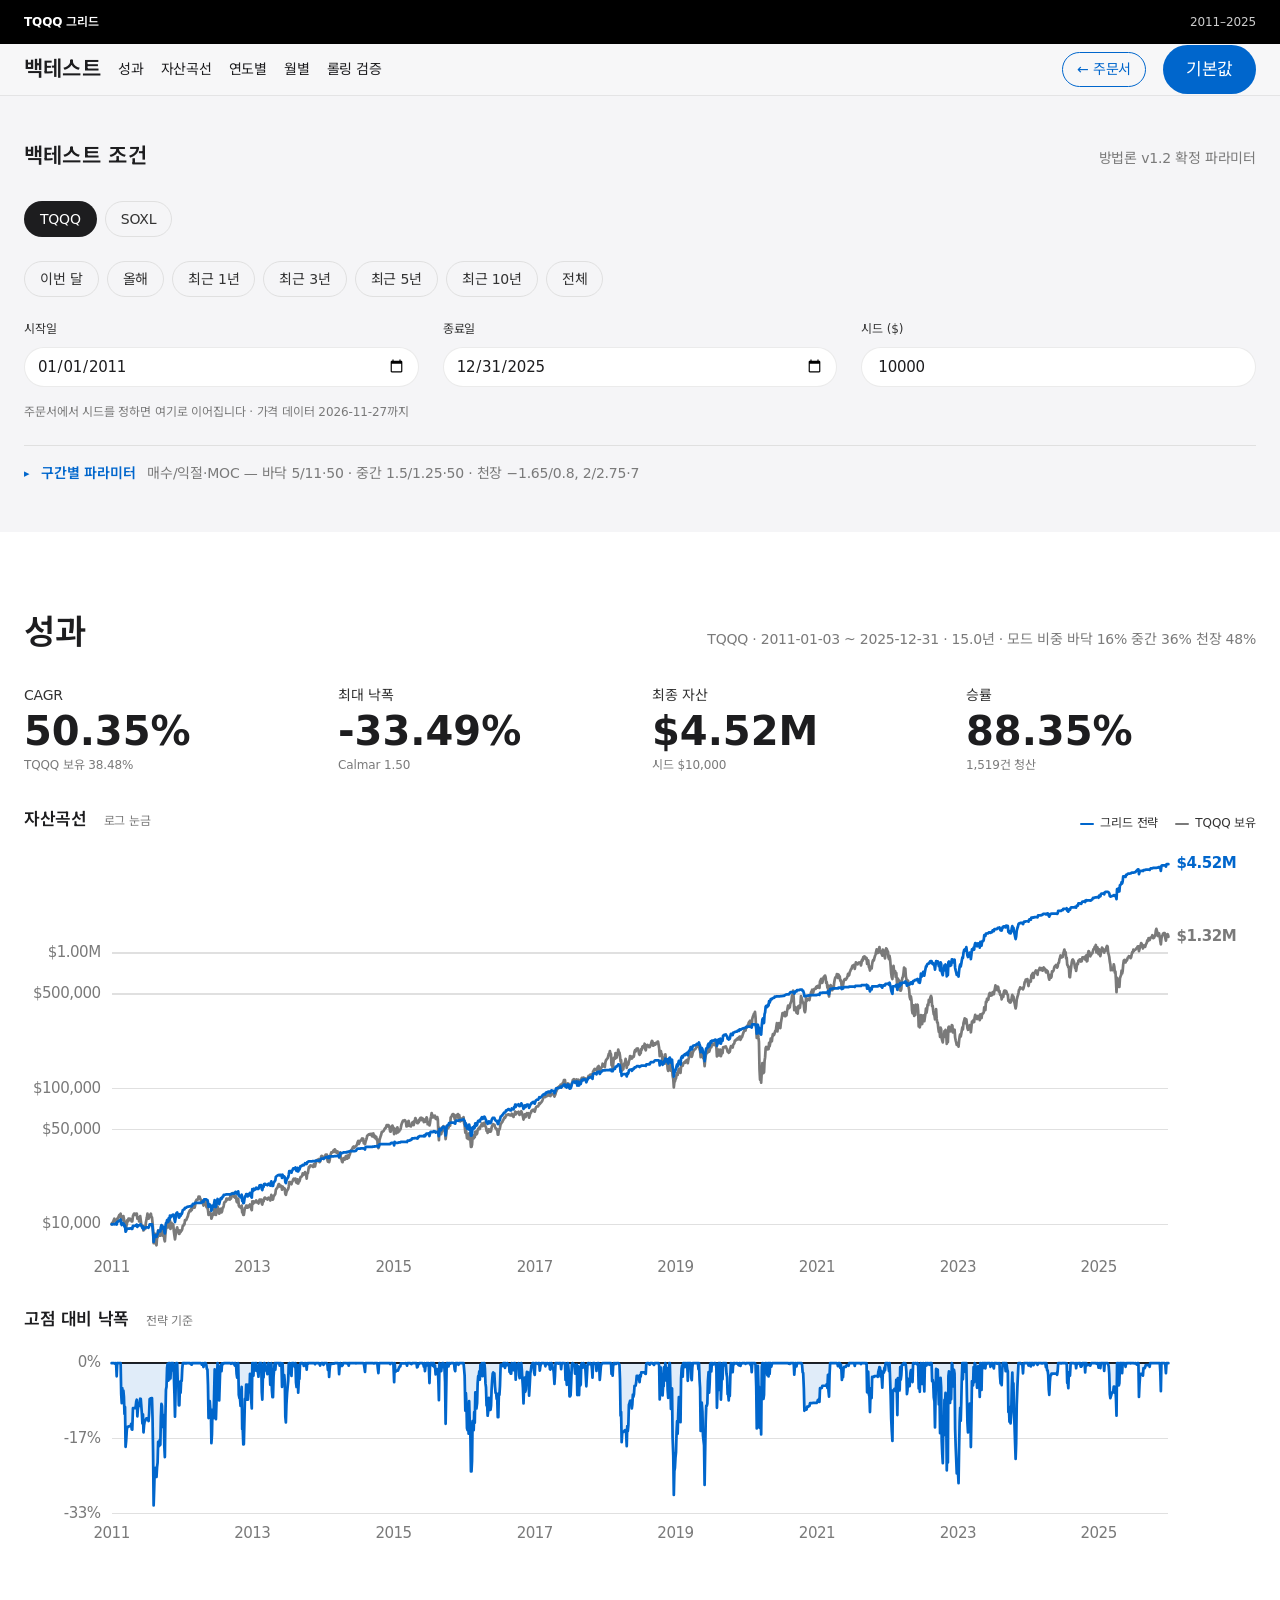
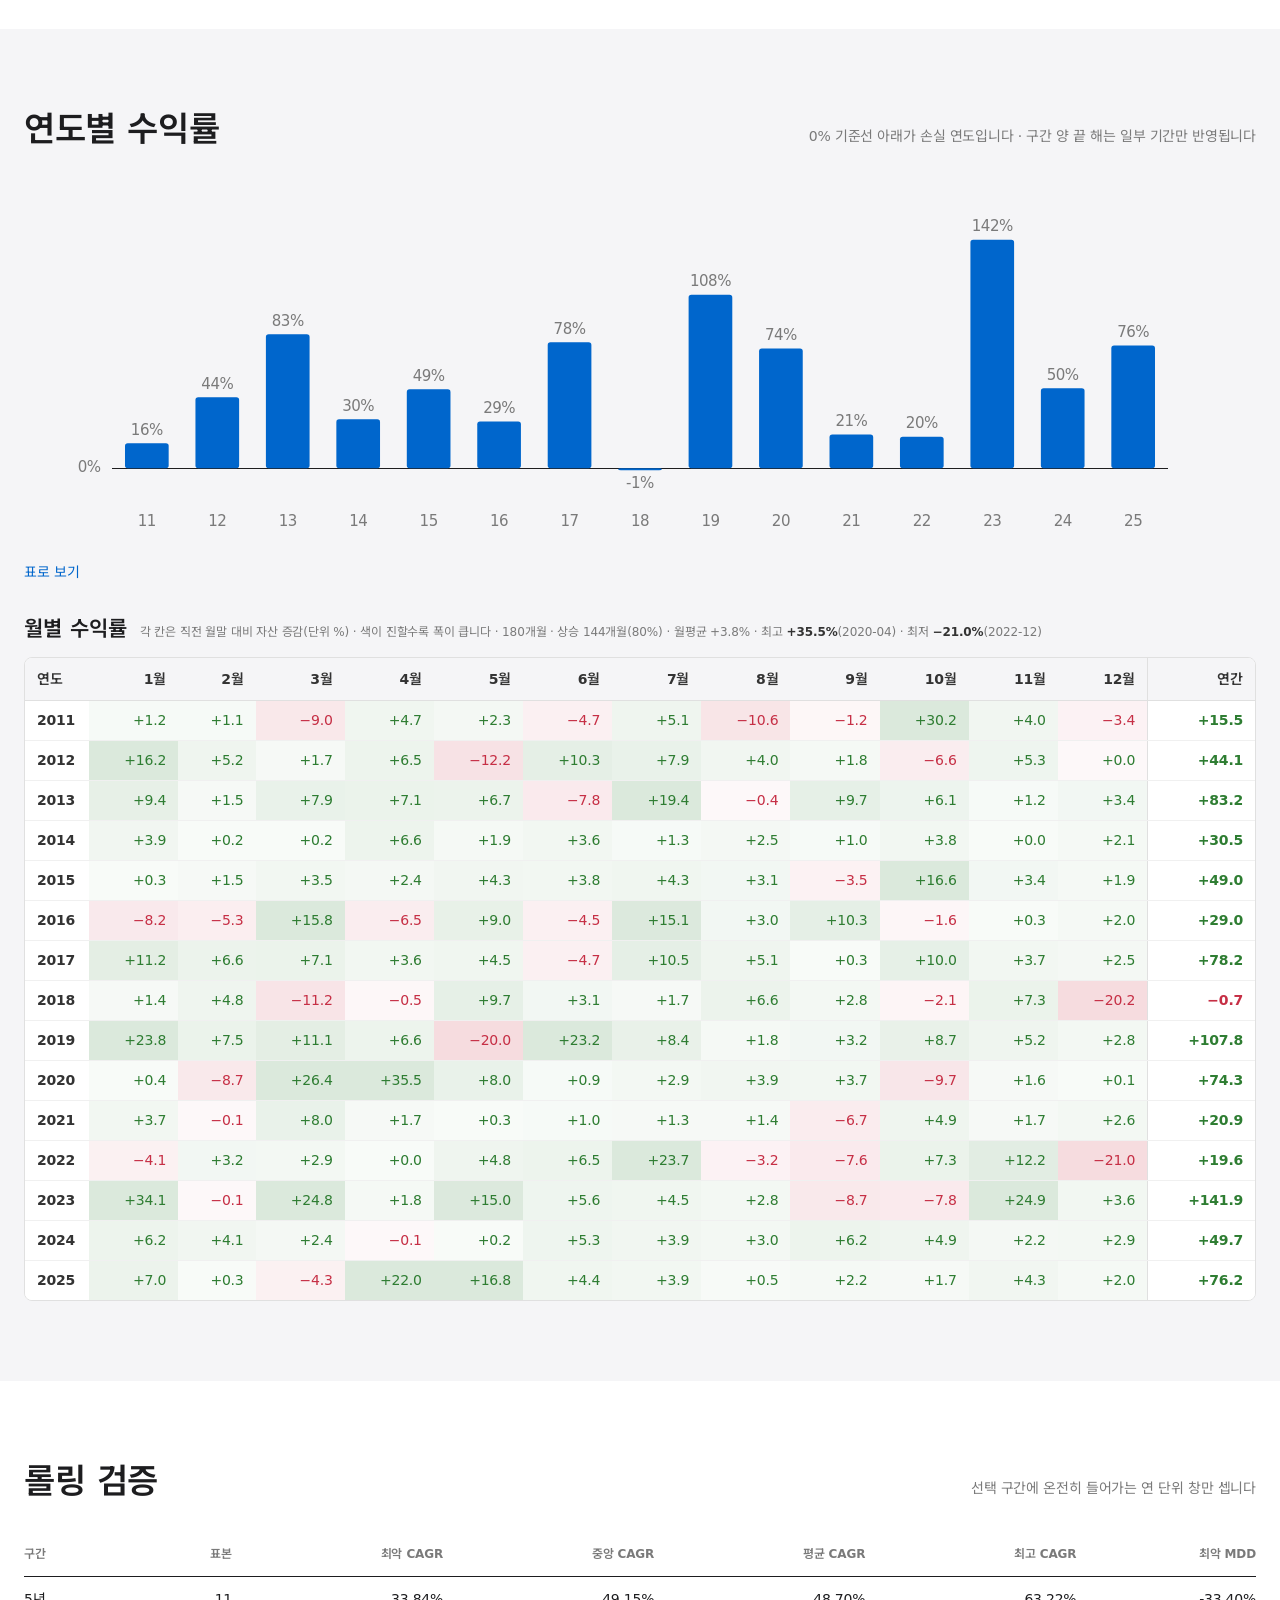
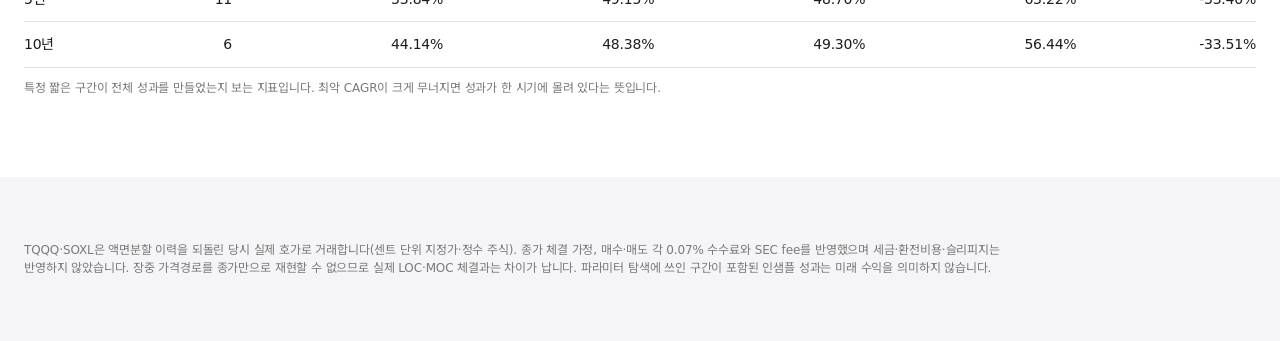
<file: backtest.html>
<!doctype html>
<html lang="ko">
<head>
<meta charset="utf-8">
<meta name="viewport" content="width=device-width, initial-scale=1, viewport-fit=cover">
<meta name="description" content="TQQQ·QQQ 중심주가 동적 그리드 전략의 백테스트. 파라미터를 바꾸면 자산곡선과 성과가 즉시 다시 계산됩니다.">
<meta name="color-scheme" content="light">
<title>TQQQ 그리드 백테스트</title>
<link rel="preconnect" href="https://fonts.googleapis.com">
<link rel="preconnect" href="https://fonts.gstatic.com" crossorigin>
<link rel="stylesheet" href="https://fonts.googleapis.com/css2?family=Inter:wght@300;400;600;700&family=Noto+Sans+KR:wght@300;400;600;700&display=swap">
<style>
:root{color-scheme:light;
  padding-top:env(safe-area-inset-top,0px);
  padding-bottom:env(safe-area-inset-bottom,0px)}
html,body{margin:0}
img{max-width:100%}
[hidden]{display:none!important}
</style>
<link rel="stylesheet" href="assets/site.css?v=6">
<style>
/* ── 백테스트 전용 ─────────────────────────────────────────
   차트는 단일 액센트(Action Blue) + 중립 회색만 쓴다.
   두 계열은 "하나를 강조하고 나머지는 회색"이라 카테고리 팔레트가 아니며,
   범례와 직접 라벨로 색 외의 식별 수단을 함께 둔다. */
.statrow{display:grid;gap:var(--s-lg);
  grid-template-columns:repeat(auto-fit,minmax(170px,1fr));margin-bottom:var(--s-xl)}
.stat{display:flex;flex-direction:column;gap:var(--s-xxs)}
.stat dt{font-size:14px;font-weight:400;letter-spacing:-.224px;color:var(--ink-muted-80)}
.stat dd{margin:0;font-family:var(--display);font-size:40px;font-weight:600;
  line-height:1.1;letter-spacing:0}
.stat .sub{font-size:12px;letter-spacing:-.12px;color:var(--ink-muted-48)}
@media (max-width:640px){ .stat dd{font-size:34px} }

.figure{margin:0}
.figcap{display:flex;align-items:baseline;gap:var(--s-md);flex-wrap:wrap;
  margin-bottom:var(--s-sm)}
.figcap h3{margin:0;font-size:17px;font-weight:600;letter-spacing:-.374px}
.figcap .note{font-size:12px;letter-spacing:-.12px;color:var(--ink-muted-48)}
.legend{display:flex;gap:var(--s-md);flex-wrap:wrap;margin-left:auto}
.legend span{display:inline-flex;align-items:center;gap:6px;
  font-size:12px;letter-spacing:-.12px;color:var(--ink-muted-80)}
.legend i{width:14px;height:2px;border-radius:1px;display:inline-block}
.chart{width:100%;display:block;touch-action:pan-y}
.chart text{font-family:var(--text);font-variant-numeric:tabular-nums}
.gridline{stroke:var(--hairline);stroke-width:1;shape-rendering:crispEdges}
.axis-l{fill:var(--ink-muted-48);font-size:11px}
.serie-a{stroke:var(--primary);stroke-width:2;fill:none;
  stroke-linejoin:round;stroke-linecap:round}
.serie-b{stroke:var(--ink-muted-48);stroke-width:2;fill:none;
  stroke-linejoin:round;stroke-linecap:round}
.area-a{fill:var(--primary);fill-opacity:.12}
.bar-a{fill:var(--primary)}
.zero{stroke:var(--ink);stroke-width:1;shape-rendering:crispEdges}
.cross{stroke:var(--ink-muted-48);stroke-width:1;shape-rendering:crispEdges}
.dot-a{fill:var(--primary);stroke:var(--canvas);stroke-width:2}
.dot-b{fill:var(--ink-muted-48);stroke:var(--canvas);stroke-width:2}
.tile-parchment .dot-a,.tile-parchment .dot-b{stroke:var(--canvas-parchment)}
.endlab{font-size:11px;font-weight:600}
.endlab-a{fill:var(--primary)}
.endlab-b{fill:var(--ink-muted-48)}
.tip{position:absolute;pointer-events:none;background:var(--ink);color:var(--on-dark);
  border-radius:var(--r-sm);padding:8px 11px;font-size:12px;line-height:1.45;
  letter-spacing:-.12px;white-space:nowrap;opacity:0;transition:opacity .1s;z-index:20;
  font-variant-numeric:tabular-nums}
.tip.on{opacity:1}
.tip b{font-weight:600}
.plotwrap{position:relative}

.ctl{display:grid;gap:var(--s-md) var(--s-lg);
  grid-template-columns:repeat(auto-fit,minmax(132px,1fr))}
.linknote{margin:var(--s-md) 0 0;font-size:12px;letter-spacing:-.12px;color:var(--ink-muted-48)}
.linknote .link-btn{font-size:12px;margin-left:var(--s-xs)}
.ctlgroup{margin-top:var(--s-lg)}
.ctlgroup > h3{font-size:14px;font-weight:600;letter-spacing:-.224px;
  margin:0 0 var(--s-sm);color:var(--ink-muted-80)}
.dirty{font-size:12px;letter-spacing:-.12px;color:var(--primary)}

/* 구간별 파라미터 — 평소엔 접어 두고 값만 요약해 보여준다 */
details.foldgroup{margin-top:var(--s-lg);border-top:1px solid var(--hairline);
  padding-top:var(--s-md)}
details.foldgroup > summary{cursor:pointer;list-style:none;display:flex;
  align-items:baseline;gap:var(--s-sm);flex-wrap:wrap;
  font-size:14px;font-weight:600;letter-spacing:-.224px;color:var(--primary)}
details.foldgroup > summary::-webkit-details-marker{display:none}
details.foldgroup > summary::before{content:'▸';font-size:11px;font-weight:400;
  line-height:1;transform:translateY(-1px)}
details.foldgroup[open] > summary::before{content:'▾'}
details.foldgroup > summary:focus-visible{outline:2px solid var(--primary-focus);
  outline-offset:2px;border-radius:var(--r-xs)}
details.foldgroup > summary .vals{font-weight:400;color:var(--ink-muted-48);
  font-variant-numeric:tabular-nums}
details.foldgroup > summary:hover .vals{color:var(--ink-muted-80)}
details.foldgroup[open] > summary{margin-bottom:var(--s-xs)}
details.foldgroup .ctlgroup:first-of-type{margin-top:var(--s-md)}

.tblnote{margin-top:var(--s-sm);font-size:12px;letter-spacing:-.12px;color:var(--ink-muted-48)}
details.tableview{margin-top:var(--s-lg)}
details.tableview > summary{cursor:pointer;font-size:14px;letter-spacing:-.224px;
  color:var(--primary);list-style:none}
details.tableview > summary::-webkit-details-marker{display:none}
details.tableview > summary:focus-visible{outline:2px solid var(--primary-focus);
  outline-offset:2px;border-radius:var(--r-xs)}
details.tableview[open] > summary{margin-bottom:var(--s-md)}
/* 월별 수익률 표 — 상승은 초록, 하락은 빨강 글씨에 같은 색의 옅은 배경.
   폭이 클수록 배경이 진해지며, 부호를 붙인 값이 함께 있어 색만으로 읽지 않는다. */
.heatcap{display:flex;align-items:baseline;gap:var(--s-sm);flex-wrap:wrap;
  margin:var(--s-xl) 0 var(--s-sm)}
.heatcap h3{margin:0;font-size:21px;font-weight:600;letter-spacing:.231px}
.heatcap .note{font-size:12px;letter-spacing:-.12px;color:var(--ink-muted-48);
  font-variant-numeric:tabular-nums}
.heatcap .note b{font-weight:600;color:var(--ink-muted-80)}
.heatwrap{overflow-x:auto;-webkit-overflow-scrolling:touch;background:var(--canvas);
  border:1px solid var(--hairline);border-radius:var(--r-sm)}
table.heat{border-collapse:collapse;width:100%;min-width:760px;
  font-variant-numeric:tabular-nums}
table.heat th,table.heat td{padding:0 12px;height:40px;text-align:right;font-size:14px;
  letter-spacing:-.224px;border:none;border-bottom:1px solid var(--divider-soft);white-space:nowrap}
table.heat tbody tr:last-child th,table.heat tbody tr:last-child td{border-bottom:none}
table.heat thead th{font-weight:600;color:var(--ink-muted-80);background:var(--canvas-parchment);
  border-bottom:1px solid var(--hairline);height:42px}
table.heat th:first-child{text-align:left;width:64px;position:sticky;left:0;z-index:1}
table.heat tbody th{font-weight:600;color:var(--ink-muted-80);background:var(--canvas)}
table.heat td{cursor:default}
table.heat td.up{color:#2e7d32}
table.heat td.dn{color:#c62f45}
table.heat td.na{color:var(--ink-muted-48)}
table.heat .yr{border-left:1px solid var(--hairline);font-weight:600;background:var(--canvas)}
table.heat thead .yr{background:var(--canvas-parchment)}
table.heat td[data-ym]:hover,table.heat td[data-y]:hover{box-shadow:inset 0 0 0 2px var(--ink)}
.loading{padding-block:var(--s-xxl);text-align:center;color:var(--ink-muted-48);
  font-size:17px;letter-spacing:-.374px}
</style>
</head>
<body>

<div class="navstack">
  <nav class="global-nav">
    <span class="mark">TQQQ 그리드</span>
    <span class="spacer"></span>
    <span class="navdate" id="nav-range"></span>
  </nav>
  <div class="sub-nav">
    <span class="cat">백테스트</span>
    <span class="links">
      <a href="#summary">성과</a>
      <a href="#curve">자산곡선</a>
      <a href="#annual">연도별</a>
      <a href="#monthly">월별</a>
      <a href="#rolling">롤링 검증</a>
    </span>
    <a class="navswitch" href="index.html">← 주문서</a>
    <button class="btn-primary" id="btn-reset" type="button">기본값</button>
  </div>
</div>

<!-- 조건: 아래 모든 결과를 함께 지배하는 단일 필터 영역 -->
<section class="tile tile-compact tile-parchment" id="controls">
  <div class="inner">
    <div class="sec-head">
      <h2 class="sub">백테스트 조건</h2>
      <span class="meta" id="ctl-state">방법론 v1.2 확정 파라미터</span>
    </div>
    <div class="seg" id="tickers" role="group" aria-label="종목 선택"></div>
    <div class="seg" id="presets" role="group" aria-label="기간 선택"></div>
    <div class="ctl">
      <div class="field"><label for="c-start">시작일</label>
        <input type="date" id="c-start"></div>
      <div class="field"><label for="c-end">종료일</label>
        <input type="date" id="c-end"></div>
      <div class="field"><label for="c-seed">시드 ($)</label>
        <input type="number" id="c-seed" min="1000" step="1000"></div>
    </div>
    <p class="linknote" id="link-note"></p>
    <details class="foldgroup" id="params">
      <summary>구간별 파라미터<span class="vals" id="params-sum"></span></summary>
    <div class="ctlgroup">
      <h3>바닥 모드</h3>
      <div class="ctl">
        <div class="field"><label for="b-buy">매수 (%)</label>
          <input type="number" id="b-buy" step="0.1"></div>
        <div class="field"><label for="b-tp">익절 (%)</label>
          <input type="number" id="b-tp" step="0.25"></div>
        <div class="field"><label for="b-moc">MOC (거래일)</label>
          <input type="number" id="b-moc" min="1" max="120" step="1"></div>
      </div>
    </div>
    <div class="ctlgroup">
      <h3>중간 모드</h3>
      <div class="ctl">
        <div class="field"><label for="m-buy">매수 (%)</label>
          <input type="number" id="m-buy" step="0.1"></div>
        <div class="field"><label for="m-tp">익절 (%)</label>
          <input type="number" id="m-tp" step="0.25"></div>
        <div class="field"><label for="m-moc">MOC (거래일)</label>
          <input type="number" id="m-moc" min="1" max="120" step="1"></div>
      </div>
    </div>
    <div class="ctlgroup">
      <h3>천장 모드 <span class="dirty" style="font-weight:400">1티어는 별도 파라미터</span></h3>
      <div class="ctl">
        <div class="field"><label for="t-buy1">1티어 매수 (%)</label>
          <input type="number" id="t-buy1" step="0.05"></div>
        <div class="field"><label for="t-tp1">1티어 익절 (%)</label>
          <input type="number" id="t-tp1" step="0.1"></div>
        <div class="field"><label for="t-buy">2–7티어 매수 (%)</label>
          <input type="number" id="t-buy" step="0.1"></div>
        <div class="field"><label for="t-tp">2–7티어 익절 (%)</label>
          <input type="number" id="t-tp" step="0.25"></div>
        <div class="field"><label for="t-moc">MOC (거래일)</label>
          <input type="number" id="t-moc" min="1" max="120" step="1"></div>
      </div>
    </div>
    </details>
  </div>
</section>

<!-- 성과 요약 + 자산곡선 -->
<section class="tile tile-light" id="summary">
  <div class="inner">
    <div class="sec-head">
      <h2>성과</h2>
      <span class="meta" id="sum-meta"></span>
    </div>
    <p class="loading" id="loading">가격 데이터를 불러오는 중입니다…</p>
    <dl class="statrow" id="stats" hidden></dl>

    <div id="curve" class="figure" hidden>
      <div class="figcap">
        <h3>자산곡선</h3>
        <span class="note">로그 눈금</span>
        <span class="legend">
          <span><i style="background:#0066cc"></i>그리드 전략</span>
          <span><i style="background:#7a7a7a"></i><span id="lg-bh">TQQQ 보유</span></span>
        </span>
      </div>
      <div class="plotwrap">
        <svg class="chart" id="svg-eq" viewBox="0 0 900 320" preserveAspectRatio="none"
             role="img" aria-label="전략과 TQQQ 단순보유의 자산곡선 비교"></svg>
        <div class="tip" id="tip-eq"></div>
      </div>

      <div class="figcap" style="margin-top:var(--s-lg)">
        <h3>고점 대비 낙폭</h3>
        <span class="note">전략 기준</span>
      </div>
      <div class="plotwrap">
        <svg class="chart" id="svg-dd" viewBox="0 0 900 150" preserveAspectRatio="none"
             role="img" aria-label="전략의 고점 대비 낙폭"></svg>
      </div>
    </div>
  </div>
</section>

<!-- 연도별 -->
<section class="tile tile-parchment" id="annual">
  <div class="inner">
    <div class="sec-head">
      <h2>연도별 수익률</h2>
      <span class="meta">0% 기준선 아래가 손실 연도입니다 · 구간 양 끝 해는 일부 기간만 반영됩니다</span>
    </div>
    <div class="plotwrap">
      <svg class="chart" id="svg-yr" viewBox="0 0 900 260" preserveAspectRatio="none"
           role="img" aria-label="연도별 수익률 막대그래프"></svg>
      <div class="tip" id="tip-yr"></div>
    </div>
    <details class="tableview">
      <summary>표로 보기</summary>
      <div class="tblwrap">
        <table>
          <thead><tr><th>연도</th><th>수익률</th><th>연중 MDD</th><th>연말 자산</th></tr></thead>
          <tbody id="yr-body"></tbody>
        </table>
      </div>
    </details>

    <div class="heatcap" id="monthly">
      <h3>월별 수익률</h3>
      <span class="note" id="heat-note"></span>
    </div>
    <div class="plotwrap">
      <div class="heatwrap">
        <table class="heat" aria-label="연도·월별 전략 수익률">
          <thead id="heat-head"></thead>
          <tbody id="heat-body"></tbody>
        </table>
      </div>
      <div class="tip" id="tip-heat"></div>
    </div>
  </div>
</section>

<!-- 롤링 -->
<section class="tile tile-light" id="rolling">
  <div class="inner">
    <div class="sec-head">
      <h2>롤링 검증</h2>
      <span class="meta">선택 구간에 온전히 들어가는 연 단위 창만 셉니다</span>
    </div>
    <div class="tblwrap">
      <table class="cardtable">
        <thead><tr><th>구간</th><th>표본</th><th>최악 CAGR</th><th>중앙 CAGR</th>
          <th>평균 CAGR</th><th>최고 CAGR</th><th>최악 MDD</th></tr></thead>
        <tbody id="roll-body"></tbody>
      </table>
    </div>
    <p class="tblnote">특정 짧은 구간이 전체 성과를 만들었는지 보는 지표입니다. 최악 CAGR이 크게 무너지면 성과가 한 시기에 몰려 있다는 뜻입니다.</p>
  </div>
</section>

<footer class="footer">
  <div class="inner">
    <p class="legal">
      TQQQ·SOXL은 액면분할 이력을 되돌린 당시 실제 호가로 거래합니다(센트 단위 지정가·정수 주식). 종가 체결 가정, 매수·매도 각 0.07% 수수료와 SEC fee를 반영했으며
      세금·환전비용·슬리피지는 반영하지 않았습니다. 장중 가격경로를 종가만으로 재현할 수 없으므로 실제 LOC·MOC
      체결과는 차이가 납니다. 파라미터 탐색에 쓰인 구간이 포함된 인샘플 성과는 미래 수익을 의미하지 않습니다.
    </p>
  </div>
</footer>

<script src="assets/backtest.js?v=3"></script>
<script>
(function(){
'use strict';
var B = window.GridBacktest, hist = null, cfgModes = null;
var $ = function(id){ return document.getElementById(id); };

/* 2010 구간은 2011년 첫 주 모드 판정용이라 백테스트 시작은 2011-01-01 이다 */
var MIN_START = '2011-01-01';
var DATA_END = null;                       // history.json 의 마지막 거래일
var PRESETS = [['mtd','이번 달'],['ytd','올해'],['1','최근 1년'],['3','최근 3년'],
               ['5','최근 5년'],['10','최근 10년'],['all','전체']];
var BASE = { start: MIN_START, end: '2025-12-31', seed: 10000 };

/* 종목별 격자 파라미터. 티어 시드 비중과 매수 제한 규칙(매도날 매수X,
   천장 MOC날 매수 금지)은 두 종목이 같아 엔진 기본값을 그대로 쓴다. */
var TUNED = {
  tqqq: { name:'TQQQ', fitted:true, note:'방법론 v1.2 확정 파라미터',
    b_buy: 5.0,  b_tp: 11.0,  b_moc: 50,
    m_buy: 1.5,  m_tp: 1.25,  m_moc: 50,
    t_buy1: -1.65, t_tp1: 0.8, t_buy: 2.0, t_tp: 2.75, t_moc: 7 },
  soxl: { name:'SOXL', fitted:true, note:'SOXL 입력 파라미터',
    b_buy: 4.0,  b_tp: 4.0,   b_moc: 50,
    m_buy: 2.0,  m_tp: 0.5,   m_moc: 50,
    t_buy1: -0.70, t_tp1: 0.8, t_buy: 2.0, t_tp: 2.5, t_moc: 7 }
};
var TICKERS = ['tqqq','soxl'];
var ticker = 'tqqq';
function defaultsFor(tk){
  var out = {}, k;
  for (k in BASE) out[k] = BASE[k];
  for (k in TUNED[tk]) if (k !== 'name' && k !== 'fitted') out[k] = TUNED[tk][k];
  return out;
}
var DEF = defaultsFor(ticker);
var IDS = ['c-start','c-end','c-seed','b-buy','b-tp','b-moc',
           'm-buy','m-tp','m-moc','t-buy1','t-tp1','t-buy','t-tp','t-moc'];
var KEY = { 'c-start':'start','c-end':'end','c-seed':'seed',
  'b-buy':'b_buy','b-tp':'b_tp','b-moc':'b_moc','m-buy':'m_buy','m-tp':'m_tp','m-moc':'m_moc',
  't-buy1':'t_buy1','t-tp1':'t_tp1','t-buy':'t_buy','t-tp':'t_tp','t-moc':'t_moc' };

var ISO = /^\d{4}-\d{2}-\d{2}$/;
function readForm(){
  var v = {};
  IDS.forEach(function(id){
    var k = KEY[id], raw = $(id).value;
    if (k === 'start' || k === 'end'){ v[k] = ISO.test(raw) ? raw : DEF[k]; return; }
    var n = parseFloat(raw);
    v[k] = (raw === '' || isNaN(n)) ? DEF[k] : n;
  });
  return v;
}
function writeForm(v){ IDS.forEach(function(id){ $(id).value = v[KEY[id]]; }); }
/* 기간과 시드는 바꿔 쓰라고 둔 값이므로 '확정 파라미터' 판정에서 뺀다 */
function isDefault(v){
  return IDS.every(function(id){
    var k = KEY[id];
    if (k === 'start' || k === 'end' || k === 'seed') return true;
    return Math.abs(v[k] - DEF[k]) < 1e-12;
  });
}

/* ── 기간 프리셋 ──────────────────────────────────────────
   기준은 오늘이 아니라 데이터의 마지막 거래일이다. 수집기가 history.json 을
   매 거래일 이어 붙이므로 둘은 사실상 같이 움직인다. */
function backYears(iso, n){
  var d = new Date(Date.UTC(+iso.slice(0,4) - n, +iso.slice(5,7) - 1, +iso.slice(8,10)));
  d.setUTCDate(d.getUTCDate() + 1);                  // N년치가 되도록 하루 뒤
  return d.toISOString().slice(0,10);
}
/* 종목마다 상장일이 다르다 — SOXL 은 2010-03-11 부터다 */
function dataStart(tk){
  if (!hist) return MIN_START;
  var a = hist[tk];
  for (var i = 0; i < a.length; i++) if (a[i] != null) return hist.dates[i];
  return MIN_START;
}
function floorStart(){
  var d = dataStart(ticker);
  return d > MIN_START ? d : MIN_START;
}
function presetRange(key){
  if (!DATA_END) return null;
  var lo = floorStart();
  if (key === 'all') return [lo, DATA_END];
  if (key === 'ytd') return [DATA_END.slice(0,4) + '-01-01', DATA_END];
  if (key === 'mtd'){
    var m0 = DATA_END.slice(0,7) + '-01';
    return [m0 < lo ? lo : m0, DATA_END];
  }
  var s = backYears(DATA_END, +key);
  return [s < lo ? lo : s, DATA_END];
}
function markTicker(){
  var kids = $('tickers').children;
  for (var i = 0; i < kids.length; i++)
    kids[i].setAttribute('aria-pressed',
      kids[i].getAttribute('data-t') === ticker ? 'true' : 'false');
}
function switchTicker(tk){
  if (tk === ticker) return;
  var cur = readForm();                       // 기간과 시드는 그대로 두고
  ticker = tk; DEF = defaultsFor(tk);         // 격자 파라미터만 바꾼다
  var next = defaultsFor(tk);
  next.start = cur.start; next.end = cur.end; next.seed = cur.seed;
  if (next.start < floorStart()) next.start = floorStart();
  writeForm(next);
  $('c-start').min = floorStart();
  markTicker(); run();
}
function matchedPreset(v){
  var kids = $('presets').children;
  for (var i = 0; i < kids.length; i++){
    var r = presetRange(kids[i].getAttribute('data-k'));
    if (r && r[0] === v.start && r[1] === v.end) return kids[i];
  }
  return null;
}
function markPreset(v){
  var hit = matchedPreset(v), kids = $('presets').children;
  for (var i = 0; i < kids.length; i++)
    kids[i].setAttribute('aria-pressed', kids[i] === hit ? 'true' : 'false');
}
function rangeLabel(v){
  var hit = matchedPreset(v);
  if (hit) return hit.textContent;
  if (v.start.slice(5) === '01-01' && v.end.slice(5) === '12-31')
    return v.start.slice(0,4) + '–' + v.end.slice(0,4);
  return v.start.replace(/-/g,'.') + '–' + v.end.replace(/-/g,'.');
}

/* ── 주문서와의 연결 ──────────────────────────────────────
   주문서(index.html)가 저장해 둔 시드를 그대로 물려받는다. 쿼리스트링이
   있으면 그쪽이 우선이며, 여기서 바꾼 값은 주문서로 되돌려 쓰지 않는다. */
/* 주문서 저장본(v2)은 종목별 장부(books.<종목>.seed)에 시드를 둔다.
   종목 구분이 없던 v1 저장본은 최상위 seed 를 TQQQ 시드로 읽는다. */
function bookSeed(){
  try{
    var raw = localStorage.getItem('tqqq-grid-book');
    if (raw){
      var d = JSON.parse(raw), b = d && d.books && d.books[ticker];
      var s = b ? +b.seed : (ticker === 'tqqq' && d ? +d.seed : NaN);
      if (s > 0) return s;
    }
  }catch(e){}
  return null;
}
/* 액면분할 이력 — 시계열은 분할 조정값이라 이 이력으로 당시 실제 호가를 복원해
   센트 단위 지정가·정수 주식을 실제 크기로 적용한다(history.json 의 splits). */
function splitsOf(tk){ return (hist && hist.splits && hist.splits[tk]) || null; }
function readQuery(){
  var out = {}, q = (location.search || '').replace(/^\?/, '');
  q.split('&').forEach(function(kv){
    if (!kv) return;
    var p = kv.split('=');
    out[decodeURIComponent(p[0])] = decodeURIComponent((p[1] || '').replace(/\+/g,' '));
  });
  return out;
}
function writeQuery(v){
  if (!history.replaceState) return;
  history.replaceState(null, '',
    location.pathname + '?t=' + ticker + '&seed=' + v.seed +
    '&start=' + v.start + '&end=' + v.end + (location.hash || ''));
}
function linkNote(v){
  var book = bookSeed(), tail = ' · 가격 데이터 ' + (DATA_END || '—') + '까지';
  if (book == null)
    $('link-note').textContent = '주문서에서 시드를 정하면 여기로 이어집니다' + tail;
  else if (Math.abs(book - v.seed) < 1e-9)
    $('link-note').textContent = '주문서 시드 ' + moneyFull(v.seed) + ' 사용 중' + tail;
  else {
    $('link-note').innerHTML = '시드를 직접 지정했습니다' + esc(tail) +
      '<button type="button" class="link-btn" id="use-book">주문서 시드 ' +
      esc(moneyFull(book)) + ' 사용</button>';
    $('use-book').addEventListener('click', function(){
      $('c-seed').value = book; run();
    });
  }
}
function toParams(v){
  var w = B.DEFAULT_PARAMS;
  return {
    bottom:{ buy:v.b_buy/100, tp:v.b_tp/100, moc:Math.round(v.b_moc), w:w.bottom.w },
    middle:{ buy:v.m_buy/100, tp:v.m_tp/100, moc:Math.round(v.m_moc), w:w.middle.w },
    top:{ buy:v.t_buy/100, tp:v.t_tp/100, moc:Math.round(v.t_moc), w:w.top.w,
          buy1:v.t_buy1/100, tp1:v.t_tp1/100 }
  };
}

/* 접은 채로도 값을 읽을 수 있게 요약한다 */
function nz(x){ return String(Math.round(x*1000)/1000).replace('-','−'); }
function paramSummary(v){
  return '매수/익절·MOC — 바닥 '+nz(v.b_buy)+'/'+nz(v.b_tp)+'·'+nz(v.b_moc)+
         ' · 중간 '+nz(v.m_buy)+'/'+nz(v.m_tp)+'·'+nz(v.m_moc)+
         ' · 천장 '+nz(v.t_buy1)+'/'+nz(v.t_tp1)+', '+nz(v.t_buy)+'/'+nz(v.t_tp)+'·'+nz(v.t_moc);
}

/* ── 포맷 ────────────────────────────────────────────────── */
function pc(x,d){ d=(d==null?2:d); return (x>=0?'+':'−')+Math.abs(x*100).toFixed(d)+'%'; }
function pcRaw(x,d){ d=(d==null?2:d); return (x*100).toFixed(d)+'%'; }
function money(x){
  if (x >= 1e6) return '$'+(x/1e6).toFixed(2)+'M';
  if (x >= 1e3) return '$'+Math.round(x).toLocaleString('en-US');
  return '$'+x.toFixed(0);
}
function moneyFull(x){ return '$'+Math.round(x).toLocaleString('en-US'); }
function esc(s){ return String(s).replace(/[&<>"]/g,function(c){
  return ({'&':'&amp;','<':'&lt;','>':'&gt;','"':'&quot;'})[c]; }); }

/* ── SVG 헬퍼 ────────────────────────────────────────────── */
var NS='http://www.w3.org/2000/svg';
function el(tag,attrs,text){
  var n=document.createElementNS(NS,tag);
  for(var k in attrs) if(attrs[k]!=null) n.setAttribute(k,attrs[k]);
  if(text!=null) n.textContent=text;
  return n;
}
function clear(svg){ while(svg.firstChild) svg.removeChild(svg.firstChild); }
function niceLogTicks(lo,hi){
  /* 1~2년 구간에서는 10배 간격 눈금이 한두 개밖에 남지 않는다.
     폭이 좁으면 선형 간격의 '깔끔한 수'로 바꿔 5개 안팎을 유지한다. */
  if(hi/lo<4){
    var raw=(hi-lo)/4, mag=Math.pow(10,Math.floor(Math.log10(raw))), nm=raw/mag;
    var step=mag*(nm<=1?1:nm<=2?2:nm<=2.5?2.5:nm<=5?5:10);
    var ticks=[], v=Math.ceil(lo/step)*step;
    for(; v<=hi+1e-9 && ticks.length<9; v+=step) ticks.push(Math.round(v*1e6)/1e6);
    if(ticks.length>=2) return ticks;
  }
  var out=[], e=Math.floor(Math.log10(lo));
  for(; Math.pow(10,e)<=hi*10; e++){
    [1,2,5].forEach(function(m){
      var v=m*Math.pow(10,e);
      if(v>=lo&&v<=hi) out.push(v);
    });
  }
  if(out.length>7){ out=out.filter(function(v){
    var m=v/Math.pow(10,Math.floor(Math.log10(v)));
    return Math.abs(m-1)<1e-9 || Math.abs(m-5)<1e-9; }); }
  if(out.length>7){ out=out.filter(function(v){
    var m=v/Math.pow(10,Math.floor(Math.log10(v)));
    return Math.abs(m-1)<1e-9; }); }
  return out;
}

/* 구간이 3년 이상이면 연도, 그보다 짧으면 월 눈금을 쓴다 */
function axisTicks(dates){
  var n=dates.length, yrs={}, mos={}, i;
  for(i=0;i<n;i++){ yrs[dates[i].slice(0,4)]=1; mos[dates[i].slice(0,7)]=1; }
  /* 두 달 이하면 월 눈금이 한두 개뿐이라 거래일 눈금을 쓴다 */
  if(Object.keys(mos).length<=2){
    var days=[];
    for(i=0;i<n;i++) days.push([i,(+dates[i].slice(5,7))+'.'+(+dates[i].slice(8,10))]);
    return days;
  }
  var span=Object.keys(yrs).length, out=[], seen={};
  for(i=0;i<n;i++){
    var key = span>=3 ? dates[i].slice(0,4) : dates[i].slice(0,7);
    if(seen[key]) continue;
    seen[key]=1;
    var lab = span>=3 ? key
            : span===1 ? (+dates[i].slice(5,7))+'월'
            : dates[i].slice(2,4)+'.'+(+dates[i].slice(5,7));
    out.push([i,lab]);
  }
  return out;
}

/* ── 자산곡선 + 낙폭 ─────────────────────────────────────── */
var W=900, PADL=64, PADR=64, PADT=14;
var state = null;

function drawCurve(r, m, bh){
  var svg=$('svg-eq'), H=320, PADB=26, h=H-PADT-PADB;
  clear(svg);
  var n=r.dates.length, i;
  var lo=Infinity, hi=-Infinity;
  for(i=0;i<n;i++){
    if(r.equity[i]<lo) lo=r.equity[i]; if(r.equity[i]>hi) hi=r.equity[i];
    if(bh[i]<lo) lo=bh[i]; if(bh[i]>hi) hi=bh[i];
  }
  lo=Math.max(lo,1);
  var L=Math.log10(lo), Hh=Math.log10(hi), span=(Hh-L)||1;
  var X=function(i){ return PADL+(W-PADL-PADR)*(n<2?0:i/(n-1)); };
  var Y=function(v){ return PADT+h-(Math.log10(Math.max(v,1))-L)/span*h; };

  niceLogTicks(lo,hi).forEach(function(v){
    var y=Y(v);
    svg.appendChild(el('line',{x1:PADL,x2:W-PADR,y1:y,y2:y,'class':'gridline'}));
    svg.appendChild(el('text',{x:PADL-8,y:y+3,'class':'axis-l','text-anchor':'end'},money(v)));
  });
  var ticks=axisTicks(r.dates);
  var stepY=Math.ceil(ticks.length/8);
  ticks.forEach(function(t,k){
    if(k%stepY) return;
    svg.appendChild(el('text',{x:X(t[0]),y:H-8,'class':'axis-l','text-anchor':'middle'},t[1]));
  });

  function path(arr){
    var d='', step=Math.max(1,Math.floor(n/1400));
    for(i=0;i<n;i+=step) d+=(i?'L':'M')+X(i).toFixed(1)+' '+Y(arr[i]).toFixed(1);
    if((n-1)%step) d+='L'+X(n-1).toFixed(1)+' '+Y(arr[n-1]).toFixed(1);
    return d;
  }
  svg.appendChild(el('path',{d:path(bh),'class':'serie-b'}));
  svg.appendChild(el('path',{d:path(r.equity),'class':'serie-a'}));

  // 끝점 직접 라벨
  var ya=Y(r.equity[n-1]), yb=Y(bh[n-1]);
  if(Math.abs(ya-yb)<11) yb = ya<yb ? ya+11 : ya-11;
  svg.appendChild(el('text',{x:W-PADR+6,y:ya+3,'class':'endlab endlab-a'},money(r.equity[n-1])));
  svg.appendChild(el('text',{x:W-PADR+6,y:yb+3,'class':'endlab endlab-b'},money(bh[n-1])));

  // 낙폭
  var sd=$('svg-dd'), H2=150, PADB2=26, h2=H2-PADT-PADB2;
  clear(sd);
  var worst=m.mdd||-0.01;
  var Y2=function(v){ return PADT+(v/worst)*h2; };
  [0,worst/2,worst].forEach(function(v){
    var y=Y2(v);
    sd.appendChild(el('line',{x1:PADL,x2:W-PADR,y1:y,y2:y,'class':v===0?'zero':'gridline'}));
    sd.appendChild(el('text',{x:PADL-8,y:y+3,'class':'axis-l','text-anchor':'end'},(v*100).toFixed(0)+'%'));
  });
  var dd=m.dd, dstep=Math.max(1,Math.floor(n/1400)), da='M'+X(0)+' '+Y2(0);
  for(i=0;i<n;i+=dstep) da+='L'+X(i).toFixed(1)+' '+Y2(dd[i]).toFixed(1);
  da+='L'+X(n-1).toFixed(1)+' '+Y2(dd[n-1]).toFixed(1);
  sd.appendChild(el('path',{d:da+'L'+X(n-1)+' '+Y2(0)+'Z','class':'area-a'}));
  sd.appendChild(el('path',{d:da,'class':'serie-a'}));
  ticks.forEach(function(t,k){
    if(k%stepY) return;
    sd.appendChild(el('text',{x:X(t[0]),y:H2-8,'class':'axis-l','text-anchor':'middle'},t[1]));
  });

  state = { r:r, m:m, bh:bh, n:n, X:X, Y:Y, Y2:Y2, H:H, H2:H2, PADB:PADB };
}

/* 크로스헤어 — 자산곡선과 낙폭을 함께 움직인다 */
function hookCrosshair(){
  var eq=$('svg-eq'), dd=$('svg-dd'), tip=$('tip-eq');
  var layer=null, layer2=null;
  function idxFrom(ev, svg){
    var box=svg.getBoundingClientRect();
    var cx=(ev.touches?ev.touches[0].clientX:ev.clientX)-box.left;
    var vx=cx/box.width*W;
    var s=state, frac=(vx-PADL)/(W-PADL-PADR);
    return Math.max(0,Math.min(s.n-1,Math.round(frac*(s.n-1))));
  }
  function show(ev, svg){
    if(!state) return;
    var s=state, i=idxFrom(ev,svg);
    if(layer) layer.remove(); if(layer2) layer2.remove();
    layer=el('g',{}); layer2=el('g',{});
    var x=s.X(i);
    layer.appendChild(el('line',{x1:x,x2:x,y1:PADT,y2:s.H-s.PADB,'class':'cross'}));
    layer.appendChild(el('circle',{cx:x,cy:s.Y(s.bh[i]),r:4,'class':'dot-b'}));
    layer.appendChild(el('circle',{cx:x,cy:s.Y(s.r.equity[i]),r:4,'class':'dot-a'}));
    layer2.appendChild(el('line',{x1:x,x2:x,y1:PADT,y2:s.H2-26,'class':'cross'}));
    layer2.appendChild(el('circle',{cx:x,cy:s.Y2(s.m.dd[i]),r:4,'class':'dot-a'}));
    eq.appendChild(layer); dd.appendChild(layer2);

    tip.innerHTML='<b>'+s.r.dates[i]+'</b><br>전략 '+moneyFull(s.r.equity[i])+
      '<br>보유 '+moneyFull(s.bh[i])+'<br>낙폭 '+pcRaw(s.m.dd[i],1);
    tip.classList.add('on');
    var box=eq.getBoundingClientRect(), px=x/W*box.width;
    var wrapW=eq.parentNode.clientWidth;
    tip.style.left=Math.min(Math.max(px+12,4),wrapW-tip.offsetWidth-4)+'px';
    tip.style.top='8px';
  }
  function hide(){
    if(layer){ layer.remove(); layer=null; }
    if(layer2){ layer2.remove(); layer2=null; }
    $('tip-eq').classList.remove('on');
  }
  [eq,dd].forEach(function(svg){
    svg.addEventListener('mousemove',function(e){ show(e,svg); });
    svg.addEventListener('mouseleave',hide);
    svg.addEventListener('touchstart',function(e){ show(e,svg); },{passive:true});
    svg.addEventListener('touchmove',function(e){ show(e,svg); },{passive:true});
    svg.addEventListener('touchend',hide);
  });
}

/* ── 연도별 막대 ─────────────────────────────────────────── */
function drawAnnual(rows){
  var svg=$('svg-yr'), H=260, PADB=30, PT=22, h=H-PT-PADB;
  clear(svg);
  var lo=0, hi=0;
  rows.forEach(function(o){ if(o.ret<lo) lo=o.ret; if(o.ret>hi) hi=o.ret; });
  var pad=(hi-lo)*0.12 || 0.1; hi+=pad; lo-=pad;
  var Y=function(v){ return PT+h-(v-lo)/(hi-lo)*h; };
  var n=rows.length, bw=(W-PADL-PADR)/n, bar=Math.min(bw*0.62,44);
  var y0=Y(0);
  svg.appendChild(el('line',{x1:PADL,x2:W-PADR,y1:y0,y2:y0,'class':'zero'}));
  svg.appendChild(el('text',{x:PADL-8,y:y0+3,'class':'axis-l','text-anchor':'end'},'0%'));

  rows.forEach(function(o,i){
    var cx=PADL+bw*(i+0.5), y=Y(o.ret);
    var top=Math.min(y,y0), hh=Math.max(Math.abs(y-y0),1.5);
    svg.appendChild(el('rect',{x:cx-bar/2,y:top,width:bar,height:hh,rx:2,'class':'bar-a',
      'data-i':i}));
    svg.appendChild(el('text',{x:cx,y:o.ret>=0?top-6:top+hh+13,'class':'axis-l',
      'text-anchor':'middle'},(o.ret*100).toFixed(0)+'%'));
    svg.appendChild(el('text',{x:cx,y:H-9,'class':'axis-l','text-anchor':'middle'},
      o.year.slice(2)));
  });

  var tip=$('tip-yr');
  svg.onmousemove=function(ev){
    var box=svg.getBoundingClientRect();
    var vx=(ev.clientX-box.left)/box.width*W;
    var i=Math.floor((vx-PADL)/bw);
    if(i<0||i>=n){ tip.classList.remove('on'); return; }
    var o=rows[i];
    tip.innerHTML='<b>'+o.year+'</b><br>수익률 '+pc(o.ret)+'<br>연중 MDD '+pcRaw(o.mdd,1)+
      '<br>연말 '+moneyFull(o.last);
    tip.classList.add('on');
    var px=(PADL+bw*(i+0.5))/W*box.width;
    tip.style.left=Math.min(Math.max(px+12,4),svg.parentNode.clientWidth-tip.offsetWidth-4)+'px';
    tip.style.top='4px';
  };
  svg.onmouseleave=function(){ tip.classList.remove('on'); };

  var tb=$('yr-body'); tb.innerHTML='';
  rows.forEach(function(o){
    tb.insertAdjacentHTML('beforeend','<tr><td>'+esc(o.year)+'</td>'+
      '<td class="n">'+pc(o.ret)+'</td><td class="n">'+pcRaw(o.mdd,2)+'</td>'+
      '<td class="n">'+moneyFull(o.last)+'</td></tr>');
  });
}

/* ── 월별 수익률 표 ──────────────────────────────────────── */
var HEAT_UP='46,125,50', HEAT_DN='198,47,69';
function heatStyle(x, cap){
  var t=Math.min(Math.abs(x)/cap,1);
  return 'background:rgba('+(x>=0?HEAT_UP:HEAT_DN)+','+(0.03+0.14*t).toFixed(3)+')';
}
/* 부호를 붙인 소수 한 자리 — 반올림해 0 이 되면 +0.0 으로 */
function hv(x){
  var s=(x*100).toFixed(1);
  if(s==='-0.0') s='0.0';
  return s.charAt(0)==='-' ? '−'+s.slice(1) : '+'+s;
}
function drawMonthly(rows){
  var years={}, order=[], byYm={};
  rows.forEach(function(o){
    if(!years[o.year]){ years[o.year]={}; order.push(o.year); }
    years[o.year][o.month]=o; byYm[o.ym]=o;
  });
  /* 배경 진하기는 월 수익률 절댓값의 90백분위에서 꽉 차게 한다 — 한두 달의
     급등락이 나머지 칸을 전부 옅게 만들지 않게 */
  var abs=rows.map(function(o){ return Math.abs(o.ret); }).sort(function(a,b){ return a-b; });
  var cap=abs.length ? abs[Math.min(abs.length-1, Math.floor(abs.length*0.9))] : 0.1;
  cap=Math.max(cap,0.02);

  var h='<tr><th>연도</th>', mo;
  for(mo=1;mo<=12;mo++) h+='<th>'+mo+'월</th>';
  $('heat-head').innerHTML=h+'<th class="yr">연간</th></tr>';

  var b='';
  order.forEach(function(y){
    var row='<tr><th>'+esc(y)+'</th>', acc=1;
    for(mo=1;mo<=12;mo++){
      var o=years[y][mo];
      if(!o){ row+='<td class="na">—</td>'; continue; }
      acc*=1+o.ret;
      var t=hv(o.ret);
      row+='<td class="'+(t.charAt(0)==='+'?'up':'dn')+'" data-ym="'+o.ym+'" style="'+heatStyle(o.ret,cap)+'">'+t+'</td>';
    }
    var ty=hv(acc-1);
    row+='<td class="yr '+(ty.charAt(0)==='+'?'up':'dn')+'" data-y="'+y+'" data-r="'+(acc-1)+'">'+ty+'</td></tr>';
    b+=row;
  });
  $('heat-body').innerHTML=b;

  /* 요약 — 개월 수, 상승 비율, 월평균(산술), 최고·최저 달 */
  var up=0, sum=0, best=null, worst=null;
  rows.forEach(function(o){
    if(o.ret>0) up++;
    sum+=o.ret;
    if(!best||o.ret>best.ret) best=o;
    if(!worst||o.ret<worst.ret) worst=o;
  });
  $('heat-note').innerHTML = rows.length ?
    '각 칸은 직전 월말 대비 자산 증감(단위 %) · 색이 진할수록 폭이 큽니다 · '+
    rows.length+'개월 · 상승 '+up+'개월('+Math.round(up/rows.length*100)+'%) · 월평균 '+
    esc(pc(sum/rows.length,1))+' · 최고 <b>'+esc(pc(best.ret,1))+'</b>('+best.ym+') · 최저 <b>'+
    esc(pc(worst.ret,1))+'</b>('+worst.ym+')' : '';

  var tip=$('tip-heat'), wrap=tip.parentNode;
  $('heat-body').onmousemove=function(ev){
    var td=ev.target.closest('td'), html=null;
    if(td&&td.getAttribute('data-ym')){
      var o=byYm[td.getAttribute('data-ym')];
      html='<b>'+o.year+'년 '+o.month+'월</b><br>수익률 '+pc(o.ret)+
        '<br>월말 '+moneyFull(o.last)+'<br>거래일 '+o.days+'일';
    } else if(td&&td.getAttribute('data-y')){
      html='<b>'+td.getAttribute('data-y')+'년</b><br>연간 '+pc(+td.getAttribute('data-r'));
    }
    if(!html){ tip.classList.remove('on'); return; }
    tip.innerHTML=html; tip.classList.add('on');
    var wb=wrap.getBoundingClientRect(), cb=td.getBoundingClientRect();
    var x=cb.right-wb.left+6;
    if(x+tip.offsetWidth>wrap.clientWidth-4) x=cb.left-wb.left-tip.offsetWidth-6;
    tip.style.left=x+'px'; tip.style.top=(cb.top-wb.top)+'px';
  };
  $('heat-body').onmouseleave=function(){ tip.classList.remove('on'); };
}

/* ── 실행 ────────────────────────────────────────────────── */
function stat(label,val,sub){
  return '<div class="stat"><dt>'+esc(label)+'</dt><dd>'+esc(val)+'</dd>'+
         (sub?'<span class="sub">'+esc(sub)+'</span>':'')+'</div>';
}
function run(){
  if(!hist) return;
  var v=readForm();
  // 상장 전 구간에는 값이 없다 — 직접 입력해도 종목 데이터 범위 안으로 당긴다
  if(v.start<floorStart()){ v.start=floorStart(); $('c-start').value=v.start; }
  if(v.end<v.start){ v.end=v.start; $('c-end').value=v.end; }
  var cfg={ start:v.start, end:v.end, seed:v.seed,
            params:toParams(v), modes:cfgModes, splits:splitsOf(ticker) };
  var px={ dates:hist.dates, tqqq:hist[ticker], qqq:hist.qqq };
  var r=B.backtest(px,cfg);
  if(!r){ $('loading').textContent='선택한 구간에 데이터가 없습니다.'; return; }
  var m=B.metrics(r), bh=B.buyHold(r), tname=TUNED[ticker].name;
  var bhCagr=Math.pow(bh[bh.length-1]/bh[0],1/m.years)-1;

  $('loading').hidden=true; $('stats').hidden=false; $('curve').hidden=false;
  /* 1년 미만은 연환산하면 숫자가 과장되므로 기간 수익률을 앞에 둔다 */
  var head = m.years<1
    ? stat('기간 수익률', pc(m.final/r.equity[0]-1), tname+' 보유 '+pc(bh[bh.length-1]/bh[0]-1))
    : stat('CAGR', pcRaw(m.cagr), tname+' 보유 '+pcRaw(bhCagr));
  $('stats').innerHTML=
    head+
    stat('최대 낙폭', pcRaw(m.mdd), 'Calmar '+(m.calmar&&m.years>=1?m.calmar.toFixed(2):'—'))+
    stat('최종 자산', money(m.final), '시드 '+moneyFull(r.seed0))+
    stat('승률', pcRaw(m.winrate), m.trades.toLocaleString('en-US')+'건 청산');

  var md=r.modeDays, tot=md.bottom+md.middle+md.top||1;
  $('lg-bh').textContent=tname+' 보유';
  $('sum-meta').textContent=tname+' · '+r.dates[0]+' ~ '+r.dates[r.dates.length-1]+' · '+
    m.years.toFixed(1)+'년 · 모드 비중 바닥 '+(md.bottom/tot*100).toFixed(0)+
    '% 중간 '+(md.middle/tot*100).toFixed(0)+'% 천장 '+(md.top/tot*100).toFixed(0)+'%';
  $('nav-range').textContent=rangeLabel(v);
  markPreset(v); linkNote(v); writeQuery(v);
  $('ctl-state').textContent = isDefault(v) ? TUNED[ticker].note
    : tname+' 기준 파라미터에서 변경됨';
  $('ctl-state').className='meta'+(isDefault(v)?'':' dirty');
  $('params-sum').textContent=paramSummary(v);

  drawCurve(r,m,bh);
  drawAnnual(B.annual(r));
  drawMonthly(B.monthly(r));

  var tb=$('roll-body'); tb.innerHTML='';
  var y0=+v.start.slice(0,4)+(v.start.slice(5)==='01-01'?0:1);
  var y1=+v.end.slice(0,4)-(v.end.slice(5)==='12-31'?0:1);
  [5,10].forEach(function(win){
    var rr=(y1>=y0) ? B.rolling(px,win,{ seed:v.seed, params:cfg.params, modes:cfgModes,
      splits:cfg.splits, start:y0+'-01-01', end:y1+'-12-31' }) : [];
    rr=rr.filter(function(x){ return x.start>=y0 && x.start+win-1<=y1; });
    if(!rr.length){ tb.insertAdjacentHTML('beforeend',
      '<tr><td data-l="구간">'+win+'년</td><td class="n" data-l="표본">0</td>'+
      '<td colspan="5" class="n" data-l="결과">구간이 부족합니다</td></tr>');
      return; }
    var cs=rr.map(function(x){return x.cagr;}).sort(function(a,b){return a-b;});
    var mid=cs.length%2?cs[(cs.length-1)/2]:(cs[cs.length/2-1]+cs[cs.length/2])/2;
    var avg=cs.reduce(function(a,b){return a+b;},0)/cs.length;
    var wm=Math.min.apply(null,rr.map(function(x){return x.mdd;}));
    tb.insertAdjacentHTML('beforeend','<tr><td data-l="구간">'+win+'년</td>'+
      '<td class="n" data-l="표본">'+rr.length+'</td>'+
      '<td class="n" data-l="최악 CAGR">'+pcRaw(cs[0])+'</td>'+
      '<td class="n" data-l="중앙 CAGR">'+pcRaw(mid)+'</td>'+
      '<td class="n" data-l="평균 CAGR">'+pcRaw(avg)+'</td>'+
      '<td class="n" data-l="최고 CAGR">'+pcRaw(cs[cs.length-1])+'</td>'+
      '<td class="n" data-l="최악 MDD">'+pcRaw(wm)+'</td></tr>');
  });
}

var t=null;
function schedule(){ if(t) clearTimeout(t); t=setTimeout(run,180); }
IDS.forEach(function(id){ $(id).addEventListener('input',schedule); });
$('btn-reset').addEventListener('click',function(){
  var b=bookSeed();
  writeForm(DEF);
  if(DATA_END && DEF.end>DATA_END) $('c-end').value=DATA_END;
  if(b!=null) $('c-seed').value=b;          // 주문서와의 연결은 유지한다
  run();
});

/* 접힘 상태는 사람마다 취향이 갈리므로 마지막 상태를 기억한다 */
try{ if(localStorage.getItem('tqqq-grid-params-open')==='1') $('params').open=true; }catch(e){}
$('params').addEventListener('toggle',function(){
  try{ localStorage.setItem('tqqq-grid-params-open', this.open?'1':'0'); }catch(e){}
});

TICKERS.forEach(function(tk){
  var b=document.createElement('button');
  b.type='button'; b.textContent=TUNED[tk].name;
  b.setAttribute('data-t',tk); b.setAttribute('aria-pressed',tk===ticker?'true':'false');
  b.addEventListener('click',function(){ switchTicker(tk); });
  $('tickers').appendChild(b);
});

PRESETS.forEach(function(p){
  var b=document.createElement('button');
  b.type='button'; b.textContent=p[1];
  b.setAttribute('data-k',p[0]); b.setAttribute('aria-pressed','false');
  b.addEventListener('click',function(){
    var r=presetRange(p[0]); if(!r) return;
    $('c-start').value=r[0]; $('c-end').value=r[1]; run();
  });
  $('presets').appendChild(b);
});

writeForm(DEF);
hookCrosshair();
fetch('data/history.json',{cache:'no-cache'})
  .then(function(r){ if(!r.ok) throw new Error(r.status); return r.json(); })
  .then(function(d){
    hist=d; cfgModes=B.assignModes(hist);
    DATA_END=hist.dates[hist.dates.length-1];
    ['c-start','c-end'].forEach(function(id){ $(id).max=DATA_END; });

    // 종목 → 주문서 시드 → 쿼리스트링 순으로 물려받는다
    var q=readQuery();
    if(q.t&&TUNED[q.t]){ ticker=q.t; DEF=defaultsFor(ticker); writeForm(DEF); markTicker(); }
    var book=bookSeed();                     // 종목이 정해진 뒤에 그 종목 장부의 시드를 읽는다
    ['c-start','c-end'].forEach(function(id){ $(id).min=floorStart(); });
    if(book!=null) $('c-seed').value=book;
    if(+q.seed>0) $('c-seed').value=+q.seed;
    if(ISO.test(q.start||'')) $('c-start').value=q.start;
    if(ISO.test(q.end||'')) $('c-end').value=q.end;
    if($('c-end').value>DATA_END) $('c-end').value=DATA_END;
    if($('c-start').value<floorStart()) $('c-start').value=floorStart();
    run();
  })
  .catch(function(){
    $('loading').textContent='가격 데이터를 불러오지 못했습니다. 잠시 후 새로고침해 주세요.';
  });

var rt=null;
window.addEventListener('resize',function(){ if(rt) clearTimeout(rt); rt=setTimeout(run,220); });
})();
</script>
</body>
</html>
</file>
<file: assets/site.css>
/* ────────────────────────────────────────────────────────────
   Apple-design-analysis (DESIGN-apple.md) 토큰
   단일 액센트 Action Blue · 그림자 없음 · 그라디언트 없음
   weight ladder 300 / 400 / 600 / 700 (500 사용 금지)
   ──────────────────────────────────────────────────────────── */
:root{
  /* brand & accent */
  --primary:#0066cc;
  --primary-focus:#0071e3;
  --primary-on-dark:#2997ff;
  /* surface */
  --canvas:#ffffff;
  --canvas-parchment:#f5f5f7;
  --surface-pearl:#fafafc;
  --surface-tile-1:#272729;
  --surface-tile-2:#2a2a2c;
  --surface-tile-3:#252527;
  --surface-black:#000000;
  /* text */
  --ink:#1d1d1f;
  --on-dark:#ffffff;
  --body-muted:#cccccc;
  --ink-muted-80:#333333;
  --ink-muted-48:#7a7a7a;
  /* lines */
  --divider-soft:#f0f0f0;
  --hairline:#e0e0e0;
  --hairline-soft:rgba(0,0,0,.08);
  /* radius */
  --r-none:0px; --r-xs:5px; --r-sm:8px; --r-md:11px; --r-lg:18px; --r-pill:9999px;
  /* spacing */
  --s-xxs:4px; --s-xs:8px; --s-sm:12px; --s-md:17px; --s-lg:24px;
  --s-xl:32px; --s-xxl:48px; --s-section:80px;
  /* type */
  --display:-apple-system,BlinkMacSystemFont,'SF Pro Display',system-ui,'Inter','Noto Sans KR','Apple SD Gothic Neo','Malgun Gothic',sans-serif;
  --text:-apple-system,BlinkMacSystemFont,'SF Pro Text',system-ui,'Inter','Noto Sans KR','Apple SD Gothic Neo','Malgun Gothic',sans-serif;
}
*{box-sizing:border-box}
body{
  background:var(--canvas);
  color:var(--ink);
  font-family:var(--text);
  font-size:17px; font-weight:400; line-height:1.47; letter-spacing:-.374px;
  -webkit-font-smoothing:antialiased;
}
h1,h2,h3,p,dl,dd{margin:0}
.num{font-variant-numeric:tabular-nums;font-feature-settings:"tnum" 1}

/* ── type scale ───────────────────────────────────────────── */
.t-dlg{font-family:var(--display);font-size:40px;font-weight:600;line-height:1.1;letter-spacing:0}
.t-dmd{font-family:var(--text);font-size:34px;font-weight:600;line-height:1.47;letter-spacing:-.374px}
.t-lead{font-family:var(--display);font-size:28px;font-weight:400;line-height:1.14;letter-spacing:.196px}
.t-tag{font-family:var(--display);font-size:21px;font-weight:600;line-height:1.19;letter-spacing:.231px}
.t-body-s{font-size:17px;font-weight:600;line-height:1.24;letter-spacing:-.374px}
.t-cap{font-size:14px;font-weight:400;line-height:1.43;letter-spacing:-.224px}
.t-cap-s{font-size:14px;font-weight:600;line-height:1.29;letter-spacing:-.224px}
.t-fine{font-size:12px;font-weight:400;line-height:1.3;letter-spacing:-.12px}
.muted{color:var(--ink-muted-80)}
.muted-48{color:var(--ink-muted-48)}

/* ── nav ──────────────────────────────────────────────────── */
.navstack{position:sticky;top:env(safe-area-inset-top,0px);z-index:40}
.global-nav{background:var(--surface-black);color:var(--on-dark);height:44px;
  display:flex;align-items:center;gap:20px;padding-inline:24px;
  font-size:12px;font-weight:400;line-height:1;letter-spacing:-.12px}
.global-nav .mark{font-weight:600}
.global-nav .spacer{flex:1}
.global-nav .navdate{font-variant-numeric:tabular-nums;color:var(--body-muted)}
.sub-nav{height:52px;display:flex;align-items:center;gap:var(--s-md);
  padding-inline:24px;
  background:rgba(245,245,247,.8);
  -webkit-backdrop-filter:saturate(180%) blur(20px);
  backdrop-filter:saturate(180%) blur(20px);
  border-bottom:1px solid var(--hairline-soft)}
.sub-nav .cat{font-family:var(--display);font-size:21px;font-weight:600;letter-spacing:.231px;
  white-space:nowrap}
.sub-nav .links{display:flex;gap:var(--s-md);flex:1;min-width:0;overflow:hidden}
.sub-nav .links a{font-size:14px;font-weight:400;letter-spacing:-.224px;
  color:var(--ink);text-decoration:none;white-space:nowrap}
.sub-nav .links a:hover{color:var(--primary)}
/* 세그먼트 칩 — 종목·기간처럼 서로 배타적인 선택 (주문서·백테스트 공용) */
.seg{display:flex;flex-wrap:wrap;gap:var(--s-xs);margin-bottom:var(--s-lg)}
.seg button{appearance:none;background:transparent;border:1px solid var(--hairline);
  color:var(--ink-muted-80);font-family:var(--text);font-size:14px;line-height:1.29;
  letter-spacing:-.224px;border-radius:var(--r-pill);padding:8px 15px;cursor:pointer;
  white-space:nowrap}
.seg button:hover{color:var(--ink)}
.seg button[aria-pressed="true"]{background:var(--ink);color:var(--on-dark);
  border-color:transparent}
.seg button:active{transform:scale(.95)}
.seg button:focus-visible{outline:2px solid var(--primary-focus);outline-offset:2px}
@media (prefers-reduced-motion:reduce){ .seg button:active{transform:none} }

/* 페이지 이동 버튼 — .links 는 좁은 화면에서 숨으므로 그 바깥에 둔다 */
.sub-nav .navswitch{margin-left:auto;display:inline-flex;align-items:center;
  font-family:var(--text);font-size:14px;font-weight:400;line-height:1.29;
  letter-spacing:-.224px;color:var(--primary);text-decoration:none;white-space:nowrap;
  border:1px solid var(--primary);border-radius:var(--r-pill);padding:7px 14px}
.sub-nav .navswitch:hover{background:var(--primary);color:#ffffff}
.sub-nav .navswitch:active{transform:scale(.95)}
.sub-nav .navswitch:focus-visible{outline:2px solid var(--primary-focus);outline-offset:2px}
@media (max-width:833px){
  .sub-nav .links{display:none}
  .sub-nav{gap:var(--s-sm)}
  .sub-nav .btn-primary{margin-left:auto}
}

/* ── buttons (Action Blue only) ───────────────────────────── */
.btn-primary{appearance:none;border:1px solid transparent;
  background:var(--primary);color:#ffffff;
  font-family:var(--text);font-size:17px;font-weight:400;line-height:1.47;letter-spacing:-.374px;
  border-radius:var(--r-pill);padding:11px 22px;cursor:pointer;white-space:nowrap}
.btn-ghost{appearance:none;background:transparent;color:var(--primary);
  border:1px solid var(--primary);
  font-family:var(--text);font-size:17px;font-weight:400;line-height:1.47;letter-spacing:-.374px;
  border-radius:var(--r-pill);padding:11px 22px;cursor:pointer;white-space:nowrap}
.btn-utility{appearance:none;background:var(--ink);color:var(--on-dark);border:1px solid transparent;
  font-family:var(--text);font-size:14px;font-weight:400;line-height:1.29;letter-spacing:-.224px;
  border-radius:var(--r-sm);padding:8px 15px;cursor:pointer;white-space:nowrap}
.btn-primary:active,.btn-ghost:active,.btn-utility:active,.link-btn:active{transform:scale(.95)}
.btn-primary:focus-visible,.btn-ghost:focus-visible,.btn-utility:focus-visible,
.link-btn:focus-visible,input:focus-visible,select:focus-visible{
  outline:2px solid var(--primary-focus);outline-offset:2px}
.btn-primary:hover,.btn-utility:hover{opacity:.88}
.link-btn{appearance:none;background:none;border:none;padding:0;cursor:pointer;
  font-family:var(--text);font-size:14px;font-weight:400;letter-spacing:-.224px;color:var(--primary)}

/* ── tiles ────────────────────────────────────────────────── */
.tile{padding-block:var(--s-section);border-radius:var(--r-none)}
.tile-light{background:var(--canvas);color:var(--ink)}
.tile-parchment{background:var(--canvas-parchment);color:var(--ink)}
.tile-dark{background:var(--surface-tile-1);color:var(--on-dark)}
.tile-dark-3{background:var(--surface-tile-3);color:var(--on-dark)}
.inner{max-width:1440px;margin:0 auto;padding-inline:24px}
.inner-narrow{max-width:980px;margin:0 auto;padding-inline:24px}
@media (max-width:735px){
  .tile{padding-block:var(--s-xxl)}
  .inner,.inner-narrow{padding-inline:16px}
  .global-nav,.sub-nav{padding-inline:16px}
}

/* ── 매매 모드 블록 (축소판) ──────────────────────────────── */
.tile-compact{padding-block:var(--s-xxl)}
@media (max-width:735px){ .tile-compact{padding-block:var(--s-xl)} }
.moderow{display:flex;flex-wrap:wrap;align-items:flex-start;gap:var(--s-lg) var(--s-xxl)}
.moderow .modeside{min-width:180px}
.moderow .modeword{font-family:var(--display);font-size:40px;font-weight:600;
  line-height:1.1;letter-spacing:0}
.moderow .devline{font-size:17px;font-weight:400;line-height:1.47;letter-spacing:-.374px;
  margin-top:var(--s-xxs)}
.moderow .facts{display:flex;flex-wrap:wrap;gap:var(--s-md) var(--s-xl);flex:1;min-width:0}
.moderow .facts div{display:flex;flex-direction:column;gap:var(--s-xxs);min-width:118px}
.moderow .facts dt{font-size:12px;font-weight:400;letter-spacing:-.12px}
.moderow .facts dd{font-size:17px;font-weight:600;letter-spacing:-.374px}
.on-dark-muted{color:var(--body-muted)}
.tile-dark .sec-head .meta,.tile-dark-3 .sec-head .meta{color:var(--body-muted)}
.tile-dark th,.tile-dark-3 th{color:var(--body-muted);border-bottom-color:var(--on-dark)}
.tile-dark td,.tile-dark-3 td{border-bottom-color:rgba(255,255,255,.18)}
@media (max-width:640px){ .moderow .modeword{font-size:34px} }

/* ── section heads ────────────────────────────────────────── */
.sec-head{display:flex;align-items:baseline;gap:var(--s-md);flex-wrap:wrap;
  margin-bottom:var(--s-xl)}
.sec-head h2{font-family:var(--text);font-size:34px;font-weight:600;line-height:1.2;letter-spacing:-.374px}
.sec-head h2.sub{font-family:var(--display);font-size:21px;line-height:1.19;letter-spacing:.231px}
.sec-head .meta{margin-left:auto;font-size:14px;letter-spacing:-.224px;color:var(--ink-muted-48)}
@media (max-width:640px){ .sec-head h2{font-size:28px} .sec-head .meta{margin-left:0} }

/* ── order cards ──────────────────────────────────────────── */
.orders{display:grid;gap:var(--s-lg);grid-template-columns:repeat(auto-fit,minmax(340px,1fr))}
@media (max-width:640px){ .orders{grid-template-columns:1fr} }
.ocard{border-radius:var(--r-lg);padding:var(--s-lg);display:flex;flex-direction:column;gap:var(--s-sm)}
.ocard-light{background:var(--canvas);border:1px solid var(--hairline)}
.ocard-parchment{background:var(--canvas-parchment);border:1px solid var(--hairline)}
.ocard-dark{background:var(--surface-tile-1);border:1px solid var(--surface-tile-1);color:var(--on-dark)}
.ocard .kicker{display:flex;align-items:center;gap:var(--s-xs);flex-wrap:wrap}
.ocard .tagword{font-size:14px;font-weight:600;letter-spacing:-.224px}
.ocard .ordtype{font-size:12px;font-weight:400;letter-spacing:-.12px;
  border:1px solid currentColor;border-radius:var(--r-xs);padding:1px 6px;opacity:.72}
.ocard .price{font-family:var(--display);font-size:40px;font-weight:600;line-height:1.1;
  letter-spacing:0;font-variant-numeric:tabular-nums}
.ocard .price .unit{font-family:var(--text);font-size:17px;font-weight:400;
  letter-spacing:-.374px;margin-left:var(--s-xs);opacity:.7}
.ocard .qtyline{font-size:17px;font-weight:400;letter-spacing:-.374px;font-variant-numeric:tabular-nums}
.ocard .why{font-size:14px;font-weight:400;line-height:1.43;letter-spacing:-.224px;
  color:var(--ink-muted-80);font-variant-numeric:tabular-nums}
.ocard-dark .why{color:var(--body-muted)}
.ocard-dark .ordtype{opacity:.8}
.ocard .why em{font-style:normal;color:var(--ink)}
.ocard-dark .why em{color:var(--on-dark)}
.ocard.full{grid-column:1/-1}
.ocard.halt{align-items:flex-start}
.ocard.halt .price{font-family:var(--text);font-size:28px;letter-spacing:-.374px;color:var(--ink-muted-48)}

/* ── inputs (search-input grammar) ────────────────────────── */
.formgrid{display:grid;gap:var(--s-md) var(--s-lg);
  grid-template-columns:repeat(auto-fit,minmax(150px,1fr))}
.field{display:flex;flex-direction:column;gap:var(--s-xs);min-width:0}
.field label{font-size:12px;font-weight:400;letter-spacing:-.12px;color:var(--ink-muted-80)}
.field input,.field select{
  width:100%;min-width:0;height:40px;background:var(--canvas);color:var(--ink);
  border:1px solid var(--hairline-soft);border-radius:var(--r-pill);
  padding:8px 16px;font-family:var(--text);font-size:15px;font-weight:400;letter-spacing:-.24px;
  font-variant-numeric:tabular-nums}
.field select{padding-right:10px}
.field input[type=date]{padding-inline:12px}
.field input:focus,.field select:focus{outline:2px solid var(--primary-focus);outline-offset:1px}

/* ── tables ───────────────────────────────────────────────── */
.tblwrap{overflow-x:auto;-webkit-overflow-scrolling:touch}
table{border-collapse:collapse;width:100%;font-size:14px;letter-spacing:-.224px}
th,td{padding:var(--s-sm) var(--s-md);text-align:right;white-space:nowrap;
  border-bottom:1px solid var(--hairline)}
th{font-size:12px;font-weight:600;letter-spacing:-.12px;color:var(--ink-muted-48);
  text-transform:uppercase;border-bottom:1px solid var(--ink)}
th:first-child,td:first-child{text-align:left;padding-left:0}
th:last-child,td:last-child{padding-right:0}
tbody tr:last-child td{border-bottom:1px solid var(--hairline)}
td.n{font-variant-numeric:tabular-nums}

td .tierlabel{font-weight:600}
.postable td.act{display:flex;gap:var(--s-md);justify-content:flex-end}

/* 수정 중인 행 — '수정'을 눌렀을 때만 입력 칸이 나타난다 */
.row-edit td{background:var(--surface-pearl)}
.row-edit .link-btn.strong{font-weight:600}
.cell-in{
  font:inherit;letter-spacing:inherit;color:var(--ink);background:var(--canvas);
  font-variant-numeric:tabular-nums;text-align:right;
  border:1px solid var(--hairline);border-radius:var(--r-xs);
  padding:3px 6px;margin:-3px -6px;max-width:100%}
.cell-in:focus{outline:2px solid var(--primary-focus);outline-offset:0}
select.cell-in{text-align:left;font-weight:600;padding-right:2px}
select.cell-in[data-edit="mode"]{font-weight:400}
input.cell-in[type=number]{width:9ch;-moz-appearance:textfield}
input.cell-in[data-edit="qty"]{width:6ch}
input.cell-in[type=number]::-webkit-outer-spin-button,
input.cell-in[type=number]::-webkit-inner-spin-button{-webkit-appearance:none;margin:0}
input.cell-in[type=date]{text-align:left;font-variant-numeric:tabular-nums}
.postable td:has(.cell-in){padding-block:var(--s-xs)}
.due-mark{font-weight:600}
.empty{padding-block:var(--s-xxl);text-align:center;color:var(--ink-muted-48);
  font-size:17px;letter-spacing:-.374px}

/* 태블릿 폭: 포지션표가 9열이라 여백부터 줄여 가로 스크롤을 막는다 */
@media (max-width:1000px){
  .postable th,.postable td{padding-inline:var(--s-xs)}
  .postable td.act{gap:var(--s-sm)}
}

/* ── 포지션표를 카드로 전환 ───────────────────────────────
   9열에 수정·삭제까지 붙어 롤링 검증표(.cardtable)보다 일찍 접는다.
   수정 중에는 입력 칸이 글자보다 넓어 기준을 800px 로 잡았다. */
@media (max-width:800px){
  .postable thead{display:none}
  .postable tbody tr{
    display:grid;grid-template-columns:repeat(2,minmax(0,1fr));
    gap:var(--s-sm) var(--s-md);
    border:1px solid var(--hairline);border-radius:var(--r-lg);
    padding:var(--s-md);margin-bottom:var(--s-sm)}
  .postable td{display:flex;flex-direction:column;gap:2px;
    border:none;padding:0;text-align:left;white-space:nowrap;min-width:0}
  .postable td::before{content:attr(data-l);
    font-size:12px;font-weight:400;line-height:1.3;letter-spacing:-.12px;
    color:var(--ink-muted-48)}
  .postable td.act{grid-column:1/-1;flex-direction:row;justify-content:flex-end;gap:var(--s-md)}
  .postable td.act::before{content:none}
  .postable tbody tr:last-child td{border:none}
  .postable .link-btn{min-height:44px;display:inline-flex;align-items:center;
    padding-inline:var(--s-sm)}
  .postable .cell-in{width:100%;max-width:none;text-align:left;min-height:34px;margin-inline:-6px}
  .postable input.cell-in[type=number]{width:100%}
  .row-edit td{background:transparent}
  .postable tbody tr.row-edit{border-color:var(--ink);background:var(--surface-pearl)}
}

/* ── 모바일: 롤링 검증표를 카드로 전환 ───────────────────── */
@media (max-width:640px){
  .cardtable thead{display:none}
  .cardtable tbody tr{
    display:grid;grid-template-columns:repeat(2,minmax(0,1fr));
    gap:var(--s-sm) var(--s-md);
    border:1px solid var(--hairline);border-radius:var(--r-lg);
    padding:var(--s-md);margin-bottom:var(--s-sm)}
  .cardtable td{display:flex;flex-direction:column;gap:2px;
    border:none;padding:0;text-align:left;white-space:nowrap;min-width:0}
  .cardtable td::before{content:attr(data-l);
    font-size:12px;font-weight:400;line-height:1.3;letter-spacing:-.12px;
    color:var(--ink-muted-48)}
  .cardtable tbody tr:last-child td{border:none}
  /* 티어 비중표: 좁은 화면에서는 '티어' 글자를 접어 7열을 다 보인다 */
  .wtable th,.wtable td{padding:var(--s-xs) var(--s-xs);font-size:13px}
  .wtable th:first-child,.wtable td:first-child{padding-left:0}
  .wtable .tierword{display:none}
  /* 모드 타일: 좁으면 지표를 아랫줄 전체로 내린다 */
  .moderow .facts{flex-basis:100%}
  .orders{gap:var(--s-md)}
}

/* ── 티어 비중 강조 (색 추가 없이 굵기와 링으로) ───────────── */
.wrow-on td{font-weight:600}
.wcell{display:inline-block;border:1px solid currentColor;border-radius:var(--r-xs);
  padding:1px 7px;margin:-1px -7px}

/* ── footer ───────────────────────────────────────────────── */
.footer{background:var(--canvas-parchment);color:var(--ink-muted-48);padding-block:64px}
.footer .legal{font-size:12px;line-height:1.5;letter-spacing:-.12px;max-width:980px}

/* ── toast ────────────────────────────────────────────────── */
.toast{position:fixed;left:50%;transform:translateX(-50%);
  bottom:calc(24px + env(safe-area-inset-bottom,0px));
  background:var(--ink);color:var(--on-dark);padding:11px 22px;border-radius:var(--r-pill);
  font-size:14px;letter-spacing:-.224px;opacity:0;pointer-events:none;transition:opacity .18s;z-index:60}
.toast.on{opacity:1}
@media (prefers-reduced-motion:reduce){*{transition:none!important}
  .btn-primary:active,.btn-ghost:active,.btn-utility:active,.link-btn:active{transform:none}
  .sub-nav .navswitch:active{transform:none}}
</file>
